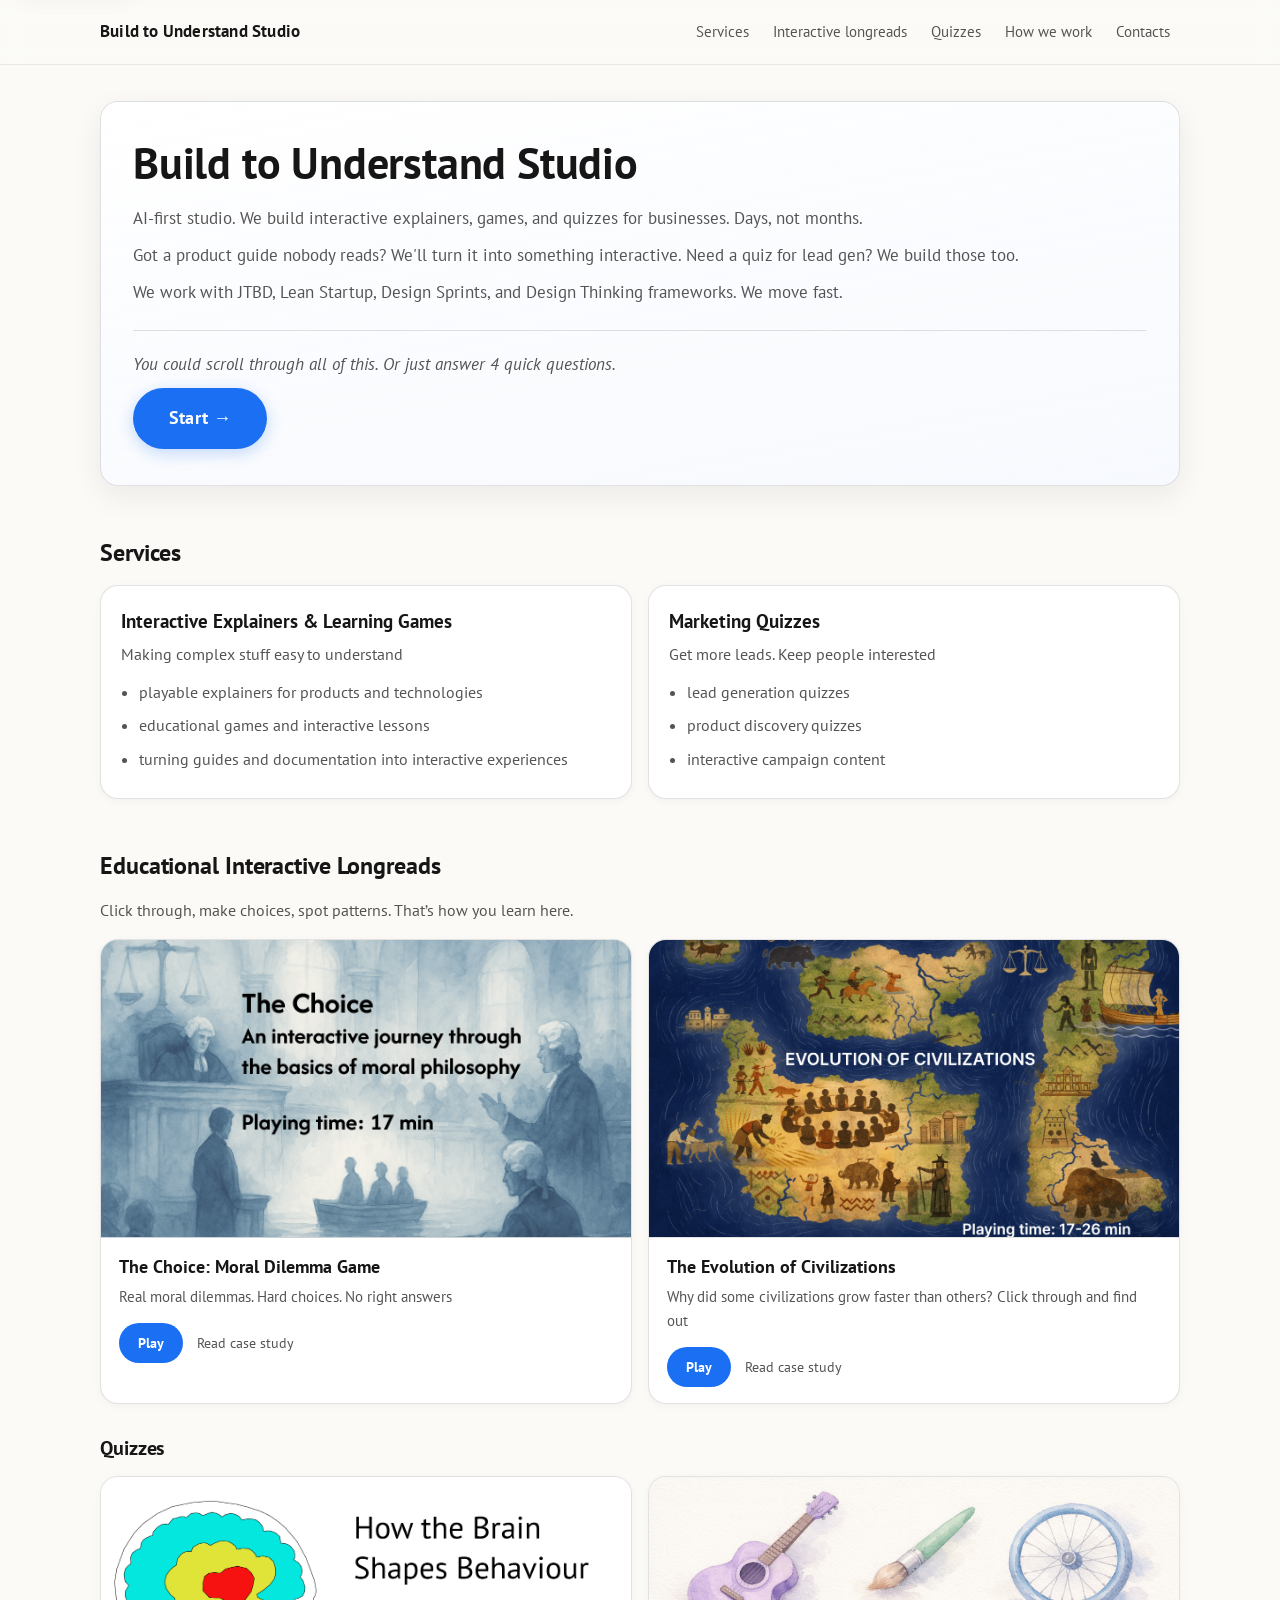
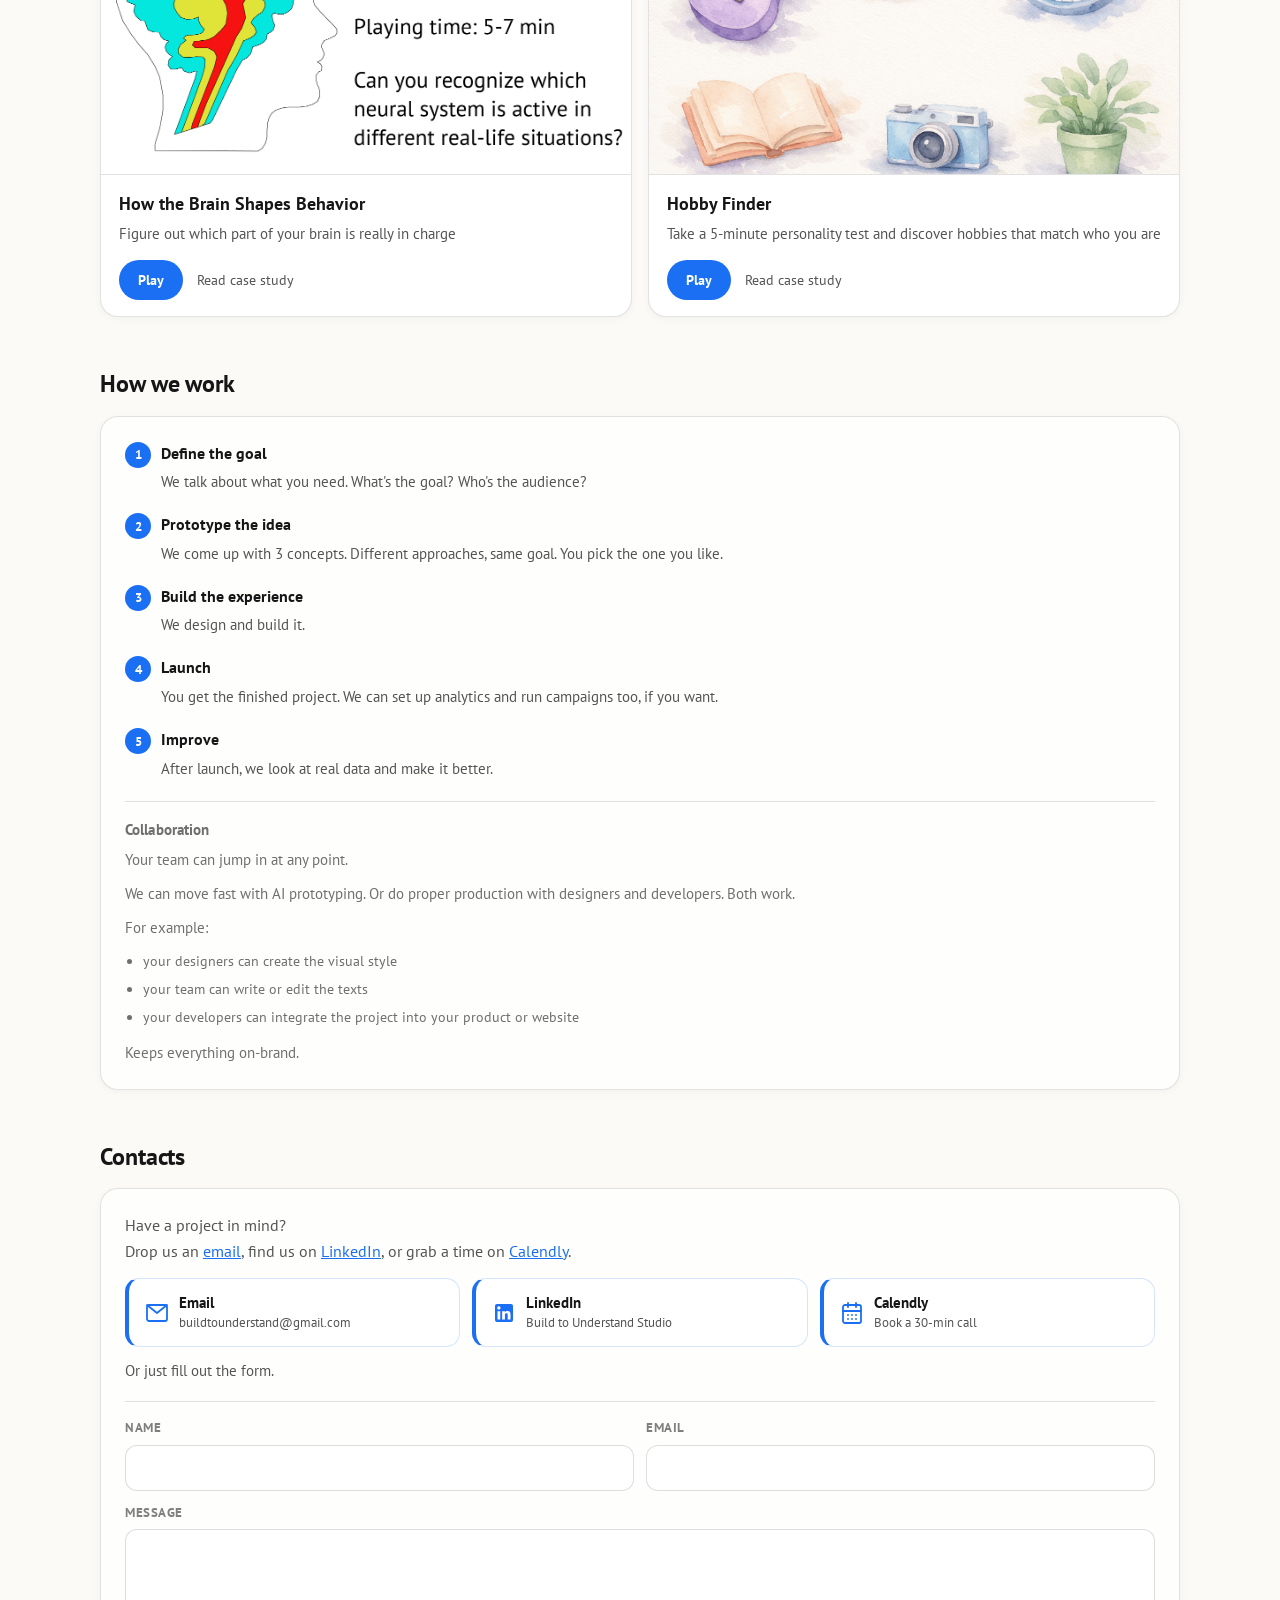
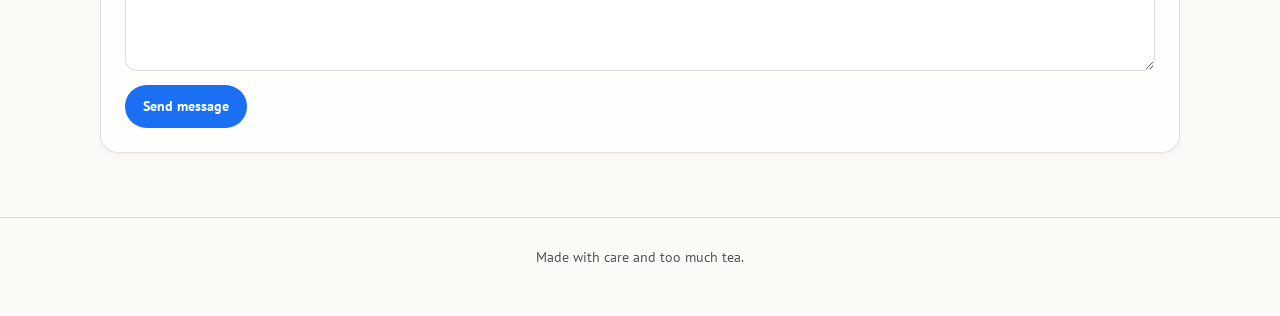
<file: index.html>
<!doctype html>
<html lang="en">
  <head>
    <meta charset="utf-8" />
    <meta name="viewport" content="width=device-width, initial-scale=1" />

    <!-- Google tag (gtag.js) -->
    <script async src="https://www.googletagmanager.com/gtag/js?id=G-73CSJKKL91"></script>
    <script>
      window.dataLayer = window.dataLayer || [];
      function gtag(){dataLayer.push(arguments);}
      gtag('js', new Date());
      gtag('config', 'G-73CSJKKL91');
    </script>
    <title>Interactive Explainers, Games & Quizzes</title>
    <meta name="description" content="AI-first studio. We build interactive explainers, games, and quizzes for businesses. Days, not months." />
    <meta name="keywords" content="interactive explainers, learning games, educational games, marketing quizzes, lead generation quiz, product explainer, interactive walkthrough, Design Sprints, JTBD, Lean Startup, interactive content agency" />

    <link rel="canonical" href="https://buildtounderstand.studio/" />

    <meta property="og:type" content="website" />
    <meta property="og:title" content="Interactive Learning Experiences" />
    <meta property="og:description" content="AI-first studio. We build interactive explainers, games, and quizzes for businesses. Days, not months." />
    <meta property="og:url" content="https://buildtounderstand.studio/" />
    <meta property="og:site_name" content="Build to Understand Studio" />
    <meta property="og:image" content="https://buildtounderstand.studio/assets/og-image.png" />
    <meta property="og:image:width" content="1200" />
    <meta property="og:image:height" content="630" />
    <meta property="og:locale" content="en_US" />

    <meta name="twitter:card" content="summary_large_image" />
    <meta name="twitter:title" content="Interactive Learning Experiences" />
    <meta name="twitter:description" content="AI-first studio. We build interactive explainers, games, and quizzes for businesses. Days, not months." />
    <meta name="twitter:image" content="https://buildtounderstand.studio/assets/og-image.png" />

    <link rel="preconnect" href="https://fonts.googleapis.com" />
    <link rel="preconnect" href="https://fonts.gstatic.com" crossorigin />
    <link href="https://fonts.googleapis.com/css2?family=PT+Sans:ital,wght@0,400;0,700;1,400;1,700&display=swap" rel="stylesheet" />
    <link rel="stylesheet" href="styles.css?v=7" />

    <script type="application/ld+json">
    {
      "@context": "https://schema.org",
      "@graph": [
        {
          "@type": "Organization",
          "name": "Build to Understand Studio",
          "url": "https://buildtounderstand.studio",
          "logo": "https://buildtounderstand.studio/assets/og-image.png",
          "founder": {
            "@type": "Person",
            "name": "Alex Shlykov",
            "url": "https://buildtounderstand.dev"
          },
          "contactPoint": {
            "@type": "ContactPoint",
            "email": "buildtounderstand@gmail.com",
            "contactType": "sales"
          },
          "sameAs": [
            "https://www.linkedin.com/in/aishlykov/",
            "https://buildtounderstand.dev"
          ]
        },
        {
          "@type": "WebSite",
          "name": "Build to Understand Studio",
          "url": "https://buildtounderstand.studio"
        },
        {
          "@type": "ProfessionalService",
          "name": "Build to Understand Studio",
          "description": "AI-first studio building interactive learning experiences, explainers, educational games, and marketing quizzes for businesses.",
          "url": "https://buildtounderstand.studio",
          "priceRange": "$$",
          "areaServed": "Worldwide",
          "serviceType": ["Interactive Explainers", "Educational Games", "Marketing Quizzes", "Lead Generation Quizzes", "Interactive Walkthroughs"],
          "knowsAbout": ["JTBD", "Lean Startup", "Design Sprints", "Design Thinking", "Interactive Content", "Gamification"]
        }
      ]
    }
    </script>
  </head>
  <body>
    <a class="skip-link" href="#content">Skip to content</a>

    <header class="site-header">
      <div class="wrap">
        <div class="topbar" aria-label="Site header">
          <a class="brand" href="./" aria-label="Home">
            <span class="name">Build to Understand Studio</span>
          </a>
          <button class="burger" id="burger" type="button" aria-label="Open menu" aria-expanded="false" aria-controls="nav">
            <span></span><span></span><span></span>
          </button>
          <nav class="nav" id="nav" aria-label="Primary">
            <a href="#services">Services</a>
            <a href="#longreads">Interactive longreads</a>
            <a href="#quizzes">Quizzes</a>
            <a href="#how-i-work">How we work</a>
            <a href="#contacts">Contacts</a>
          </nav>
        </div>
      </div>
    </header>

    <main id="content">
      <div class="wrap">
        <section class="hero" aria-label="About">
          <div class="hero-inner">
            <div class="hero-text">
              <h1>Build to Understand Studio</h1>
              <p>AI-first studio. We build interactive explainers, games, and quizzes for businesses. Days, not months.</p>
              <p>Got a product guide nobody reads? We'll turn it into something interactive. Need a quiz for lead gen? We build those too.</p>
              <p>We work with JTBD, Lean Startup, Design Sprints, and Design Thinking frameworks. We move fast.</p>
              <div class="quiz-cta-block">
                <p class="quiz-cta-label">You could scroll through all of this. Or just answer 4 quick questions.</p>
                <button class="quiz-trigger" id="quiz-open" type="button">Start &rarr;</button>
              </div>
            </div>
          </div>
        </section>

        <section id="services" aria-labelledby="services-title">
          <h2 class="section-title" id="services-title">Services</h2>
          <div class="grid" role="list" aria-label="Services list">
            <a class="card service-card" href="#longreads" role="listitem" aria-label="Go to Interactive Explainers & Learning Games">
              <div class="service-body">
                <h3>Interactive Explainers &amp; Learning Games</h3>
                <p>Making complex stuff easy to understand</p>
                <ul>
                  <li>playable explainers for products and technologies</li>
                  <li>educational games and interactive lessons</li>
                  <li>turning guides and documentation into interactive experiences</li>
                </ul>
              </div>
            </a>

            <a class="card service-card" href="#quizzes" role="listitem" aria-label="Go to Marketing Quizzes">
              <div class="service-body">
                <h3>Marketing Quizzes</h3>
                <p>Get more leads. Keep people interested</p>
                <ul>
                  <li>lead generation quizzes</li>
                  <li>product discovery quizzes</li>
                  <li>interactive campaign content</li>
                </ul>
              </div>
            </a>
          </div>
        </section>

        <section id="projects" aria-labelledby="longreads">
          <h2 class="section-title" id="longreads">Educational Interactive Longreads</h2>
          <p class="section-note">Click through, make choices, spot patterns. That’s how you learn here.</p>

          <div class="grid" role="list">
            <article class="card" role="listitem" aria-label="The Choice: Moral Dilemma Game">
              <a href="https://thechoice.quest/en" target="_blank" rel="noopener noreferrer" class="media" aria-label="Play The Choice: Moral Dilemma Game (beta)">
                <img src="assets/thechoice.png" alt="Preview image for The Choice: Moral Dilemma Game" loading="lazy" decoding="async" />
              </a>
              <div class="card-body">
                <h3>The Choice: Moral Dilemma Game</h3>
                <p>Real moral dilemmas. Hard choices. No right answers</p>
                <div class="links">
                  <a class="primary-link" href="https://thechoice.quest/en" target="_blank" rel="noopener noreferrer">Play</a>
                  <a class="secondary-link" href="cases/the-choice.html">Read case study</a>
                </div>
              </div>
            </article>

            <article class="card" role="listitem" aria-label="The Evolution of Civilizations">
              <a href="https://buildtounderstand.dev/theworld/" target="_blank" rel="noopener noreferrer" class="media" aria-label="Play The Evolution of Civilizations">
                <img src="assets/theworld.png" alt="Preview image for The Evolution of Civilizations" loading="lazy" decoding="async" />
              </a>
              <div class="card-body">
                <h3>The Evolution of Civilizations</h3>
                <p>Why did some civilizations grow faster than others? Click through and find out</p>
                <div class="links">
                  <a class="primary-link" href="https://buildtounderstand.dev/theworld/" target="_blank" rel="noopener noreferrer">Play</a>
                  <a class="secondary-link" href="cases/the-evolution-of-civilizations.html">Read case study</a>
                </div>
              </div>
            </article>
          </div>

          <h3 class="group-title" id="quizzes">Quizzes</h3>
          <div class="grid" role="list">
            <article class="card" role="listitem" aria-label="How the Brain Shapes Behavior">
              <a href="https://buildtounderstand.dev/thebrain/" target="_blank" rel="noopener noreferrer" class="media" aria-label="Play How the Brain Shapes Behavior">
                <img src="assets/thebrain.png" alt="Preview image for How the Brain Shapes Behavior" loading="lazy" decoding="async" />
              </a>
              <div class="card-body">
                <h3>How the Brain Shapes Behavior</h3>
                <p>Figure out which part of your brain is really in charge</p>
                <div class="links">
                  <a class="primary-link" href="https://buildtounderstand.dev/thebrain/" target="_blank" rel="noopener noreferrer">Play</a>
                  <a class="secondary-link" href="cases/how-the-brain-shapes-behavior.html">Read case study</a>
                </div>
              </div>
            </article>

            <article class="card" role="listitem" aria-label="Hobby Finder">
              <a href="https://thefennecbox.com/" target="_blank" rel="noopener noreferrer" class="media" aria-label="Play Hobby Finder">
                <img src="assets/hobby.png" alt="Preview image for Hobby Finder" loading="lazy" decoding="async" />
              </a>
              <div class="card-body">
                <h3>Hobby Finder</h3>
                <p>Take a 5-minute personality test and discover hobbies that match who you are</p>
                <div class="links">
                  <a class="primary-link" href="https://thefennecbox.com/" target="_blank" rel="noopener noreferrer">Play</a>
                  <a class="secondary-link" href="cases/hobby-finder.html">Read case study</a>
                </div>
              </div>
            </article>
          </div>
        </section>

        <section id="how-i-work" aria-labelledby="how-title">
          <h2 class="section-title" id="how-title">How we work</h2>
          <div class="panel">
            <ol class="work-steps">
              <li>
                <strong>Define the goal</strong>
                <p>We talk about what you need. What's the goal? Who's the audience?</p>
              </li>
              <li>
                <strong>Prototype the idea</strong>
                <p>We come up with 3 concepts. Different approaches, same goal. You pick the one you like.</p>
              </li>
              <li>
                <strong>Build the experience</strong>
                <p>We design and build it.</p>
              </li>
              <li>
                <strong>Launch</strong>
                <p>
                  You get the finished project. We can set up analytics and run campaigns too, if you want.
                </p>
              </li>
              <li>
                <strong>Improve</strong>
                <p>After launch, we look at real data and make it better.</p>
              </li>
            </ol>

            <aside class="collab-footnote" aria-label="Collaboration note">
              <h3 class="panel-title">Collaboration</h3>
              <p class="panel-note">Your team can jump in at any point.</p>
              <p class="panel-note">We can move fast with AI prototyping. Or do proper production with designers and developers. Both work.</p>
              <p class="panel-note">For example:</p>
              <ul class="work-collab">
                <li>your designers can create the visual style</li>
                <li>your team can write or edit the texts</li>
                <li>your developers can integrate the project into your product or website</li>
              </ul>
              <p class="panel-note" style="margin-bottom:0">Keeps everything on-brand.</p>
            </aside>
          </div>
        </section>

        <section id="contacts" aria-labelledby="contacts-title">
          <h2 class="section-title" id="contacts-title">Contacts</h2>
          <div class="panel">
            <p class="section-note" style="margin:0">
              Have a project in mind?
              <br />
              Drop us an <a href="mailto:buildtounderstand@gmail.com">email</a>, find us on <a href="https://www.linkedin.com/in/aishlykov/" target="_blank" rel="noopener noreferrer">LinkedIn</a>, or grab a time on <a href="https://calendly.com/buildtounderstand/30min" target="_blank" rel="noopener noreferrer">Calendly</a>.
            </p>
            <div class="contact-links" aria-label="Contact links">
              <a href="mailto:buildtounderstand@gmail.com">
                <svg class="contact-icon" width="24" height="24" viewBox="0 0 24 24" fill="none" stroke="currentColor" stroke-width="1.8" stroke-linecap="round" stroke-linejoin="round"><rect x="2" y="4" width="20" height="16" rx="2"/><path d="m2 4 10 8 10-8"/></svg>
                <span>Email<small>buildtounderstand@gmail.com</small></span>
              </a>
              <a
                href="https://www.linkedin.com/in/aishlykov/"
                target="_blank"
                rel="noopener noreferrer"
              >
                <svg class="contact-icon" width="24" height="24" viewBox="0 0 24 24" fill="currentColor"><path d="M19 3a2 2 0 0 1 2 2v14a2 2 0 0 1-2 2H5a2 2 0 0 1-2-2V5a2 2 0 0 1 2-2h14m-.5 15.5v-5.3a3.26 3.26 0 0 0-3.26-3.26c-.85 0-1.84.52-2.32 1.3v-1.11h-2.79v8.37h2.79v-4.93c0-.77.62-1.4 1.39-1.4a1.4 1.4 0 0 1 1.4 1.4v4.93h2.79M6.88 8.56a1.68 1.68 0 0 0 1.68-1.68c0-.93-.75-1.69-1.68-1.69a1.69 1.69 0 0 0-1.69 1.69c0 .93.76 1.68 1.69 1.68m1.39 9.94v-8.37H5.5v8.37h2.77z"/></svg>
                <span>LinkedIn<small>Build to Understand Studio</small></span>
              </a>
              <a
                href="https://calendly.com/buildtounderstand/30min"
                target="_blank"
                rel="noopener noreferrer"
              >
                <svg class="contact-icon" width="24" height="24" viewBox="0 0 24 24" fill="none" stroke="currentColor" stroke-width="1.8" stroke-linecap="round" stroke-linejoin="round"><rect x="3" y="4" width="18" height="18" rx="2"/><path d="M16 2v4M8 2v4M3 10h18M8 14h.01M12 14h.01M16 14h.01M8 18h.01M12 18h.01M16 18h.01"/></svg>
                <span>Calendly<small>Book a 30‑min call</small></span>
              </a>
            </div>

            <p class="panel-note" style="margin: 12px 0 0">
              Or just fill out the form.
            </p>

            <form
              class="contact-form"
              id="contact-form"
              action="https://formspree.io/f/mnjglpyz"
              method="POST"
              aria-label="Contact form"
            >
              <input type="hidden" name="_subject" value="New contact from buildtounderstand.studio" />
              <div class="contact-form-grid">
                <label class="field">
                  <span class="label">Name</span>
                  <input name="name" autocomplete="name" required />
                </label>
                <label class="field">
                  <span class="label">Email</span>
                  <input name="email" type="email" autocomplete="email" required />
                </label>
                <label class="field field-full">
                  <span class="label">Message</span>
                  <textarea name="message" rows="5" required></textarea>
                </label>
              </div>

              <div class="form-actions">
                <button class="cta cta-small" type="submit">Send message</button>
                <p class="form-status" id="contact-form-status" aria-live="polite"></p>
              </div>
            </form>
          </div>
        </section>

      </div>
    </main>

    <footer>
      <div class="wrap">
        <div aria-label="Footer note">Made with care and too much tea.</div>
      </div>
    </footer>

    <div class="quiz-overlay" id="quiz-overlay" aria-hidden="true">
      <div class="quiz-modal" role="dialog" aria-labelledby="quiz-heading">
        <button class="quiz-close" id="quiz-close" type="button" aria-label="Close quiz">&times;</button>
        <div class="quiz-progress"><div class="quiz-progress-bar" id="quiz-bar"></div></div>

        <div class="quiz-step" data-step="0">
          <p class="quiz-step-count">Step 1 of 4</p>
          <h2 id="quiz-heading">What are you trying to achieve?</h2>
          <div class="quiz-options">
            <button data-value="explainer">Explain a complex product simply</button>
            <button data-value="quiz">Generate leads or qualify users</button>
            <button data-value="game">Teach something in an engaging way</button>
            <button data-value="unsure">Not sure yet, help me figure it out</button>
          </div>
        </div>

        <div class="quiz-step" data-step="1" hidden>
          <p class="quiz-step-count">Step 2 of 4</p>
          <h2>How far along are you?</h2>
          <div class="quiz-options">
            <button data-value="existing">We already have content</button>
            <button data-value="idea">We have an idea</button>
            <button data-value="scratch">Starting from scratch</button>
            <button data-value="data">We have data or research</button>
          </div>
        </div>

        <div class="quiz-step" data-step="2" hidden>
          <p class="quiz-step-count">Step 3 of 4</p>
          <h2>Who is this for?</h2>
          <div class="quiz-options">
            <button data-value="b2b">People visiting our website</button>
            <button data-value="b2c">A broad audience</button>
            <button data-value="edu">Students or learners</button>
            <button data-value="internal">Our internal team</button>
          </div>
        </div>

        <div class="quiz-step" data-step="3" hidden>
          <p class="quiz-step-count">Step 4 of 4</p>
          <h2>What matters most right now?</h2>
          <div class="quiz-options">
            <button data-value="speed">Launch fast</button>
            <button data-value="quality">Make it look amazing</button>
            <button data-value="engagement">Keep people engaged</button>
            <button data-value="conversions">Drive conversions</button>
          </div>
        </div>

        <div class="quiz-step quiz-result" data-step="result" hidden>
          <div class="quiz-result-icon" aria-hidden="true">&#10003;</div>
          <h2 id="quiz-result-title"></h2>
          <p id="quiz-result-text"></p>
          <p class="quiz-result-hook">See the difference? You just experienced it.</p>
          <a class="cta" id="quiz-result-cta" href="#">See examples &rarr;</a>

          <div class="quiz-email-block">
            <p class="quiz-email-label">Want us to reach out? Leave your email.</p>
            <form class="quiz-email-form" id="quiz-email-form" action="https://formspree.io/f/mnjglpyz" method="POST">
              <input type="hidden" name="_subject" value="New quiz lead from buildtounderstand.studio" />
              <input type="hidden" name="name" value="Quiz visitor" />
              <input type="hidden" name="message" value="[quiz lead]" />
              <div class="quiz-email-row">
                <input type="email" name="email" placeholder="your@email.com" required />
                <button type="submit">Send</button>
              </div>
            </form>
            <p class="quiz-email-status" id="quiz-email-status" aria-live="polite"></p>
          </div>
        </div>
      </div>
    </div>

    <script src="script.js?v=6" defer></script>
  </body>
</html>
</file>
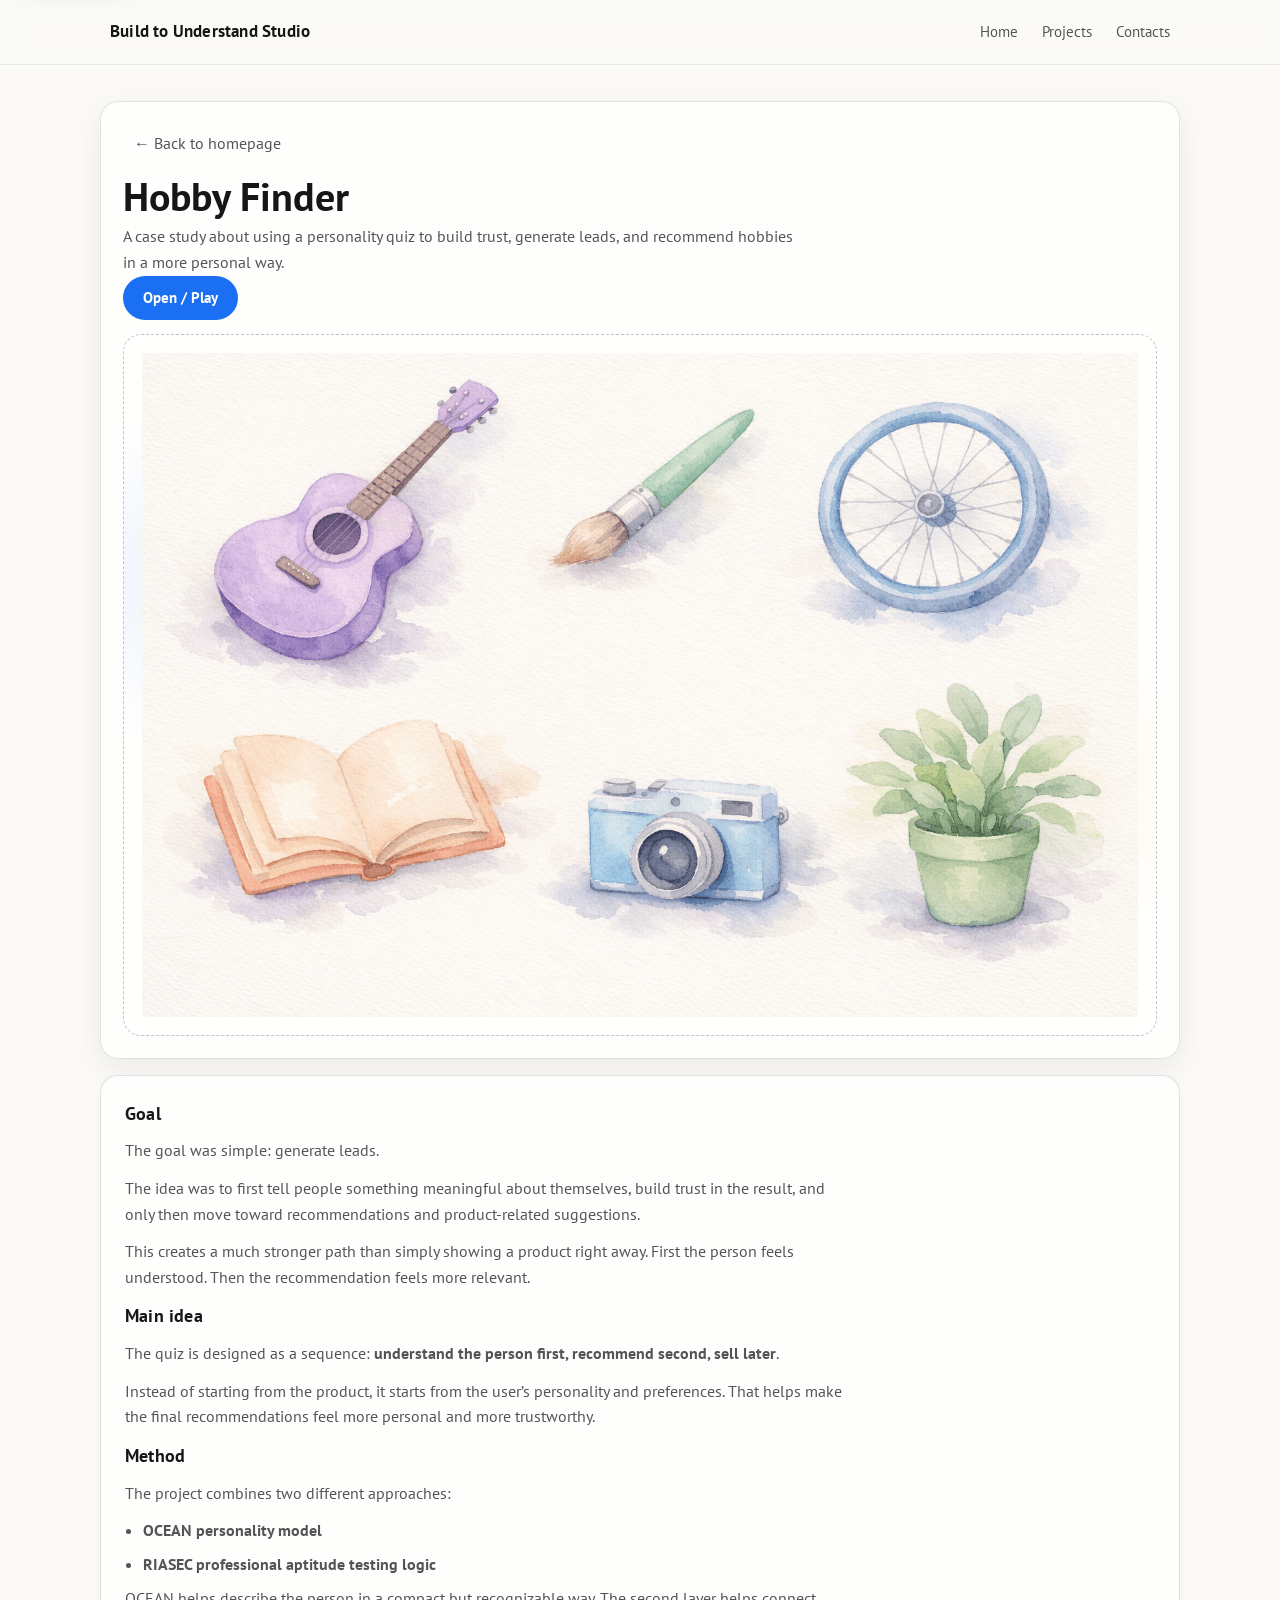
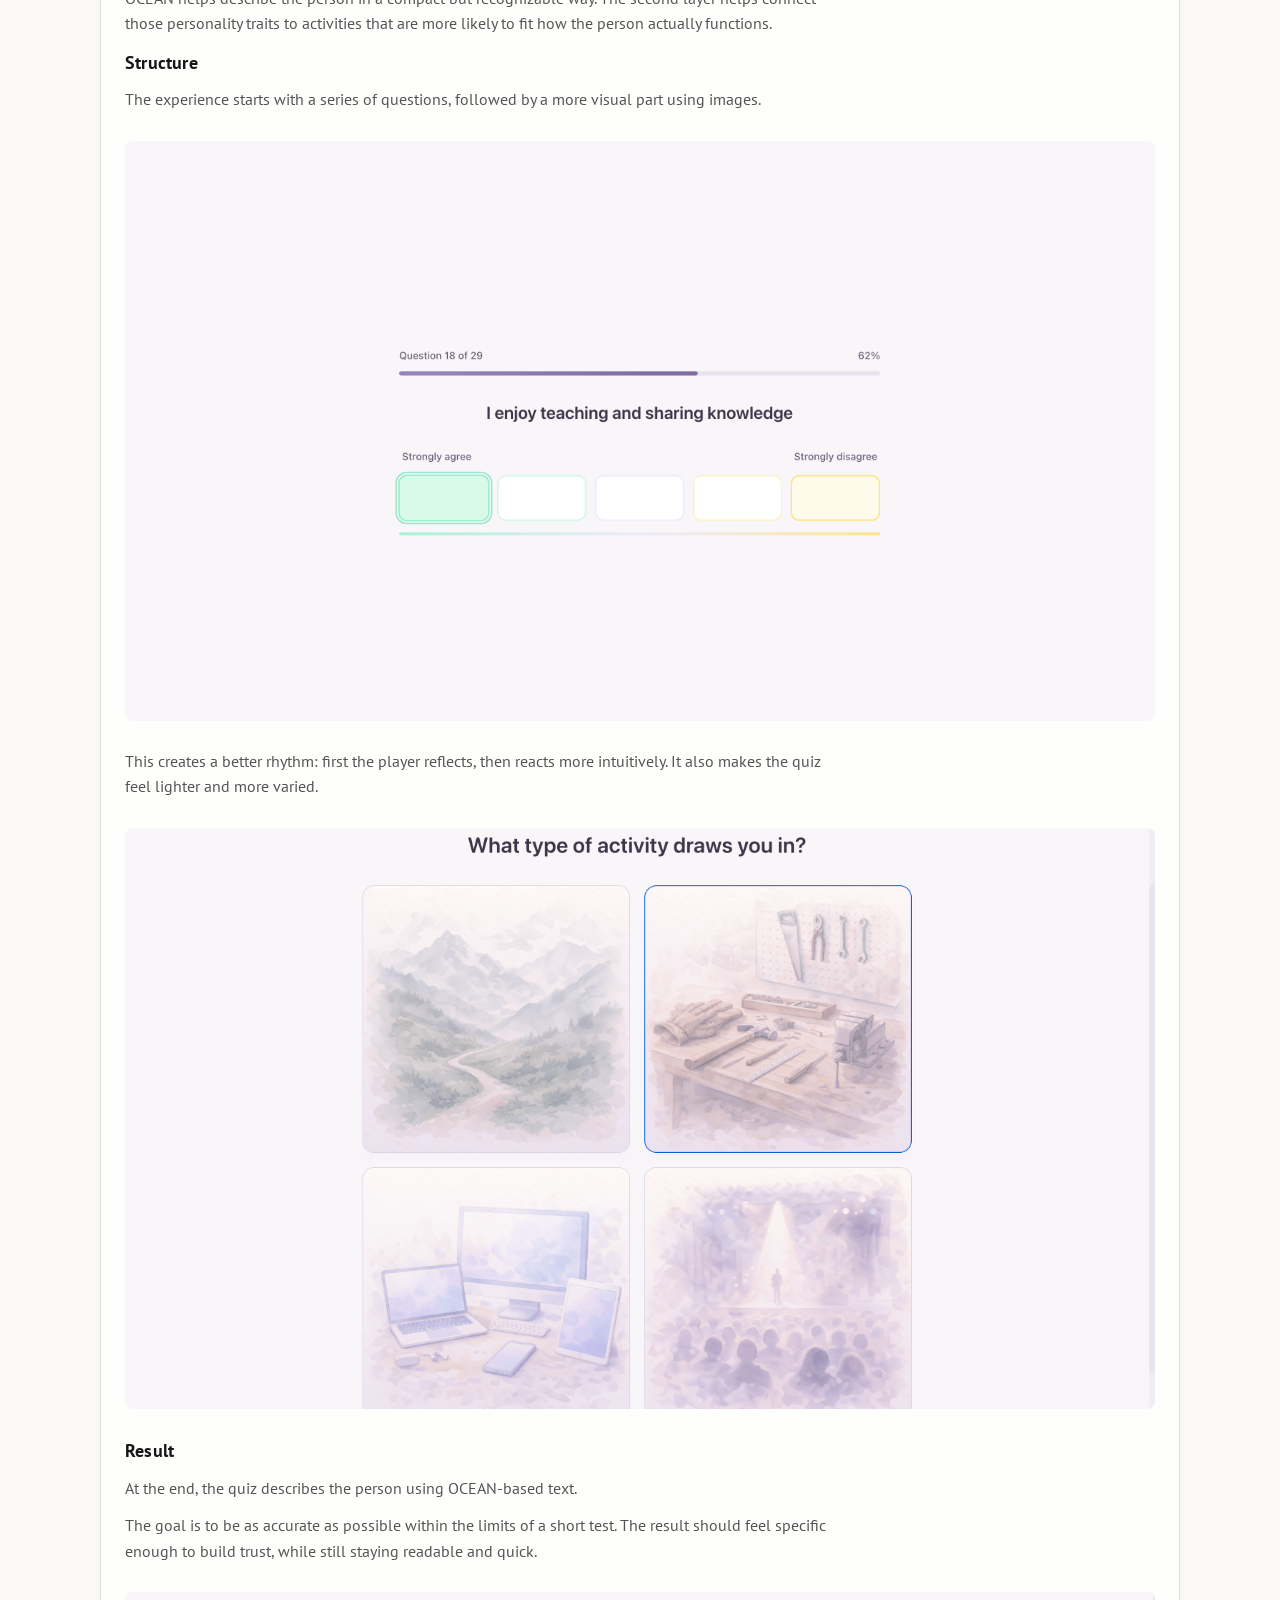
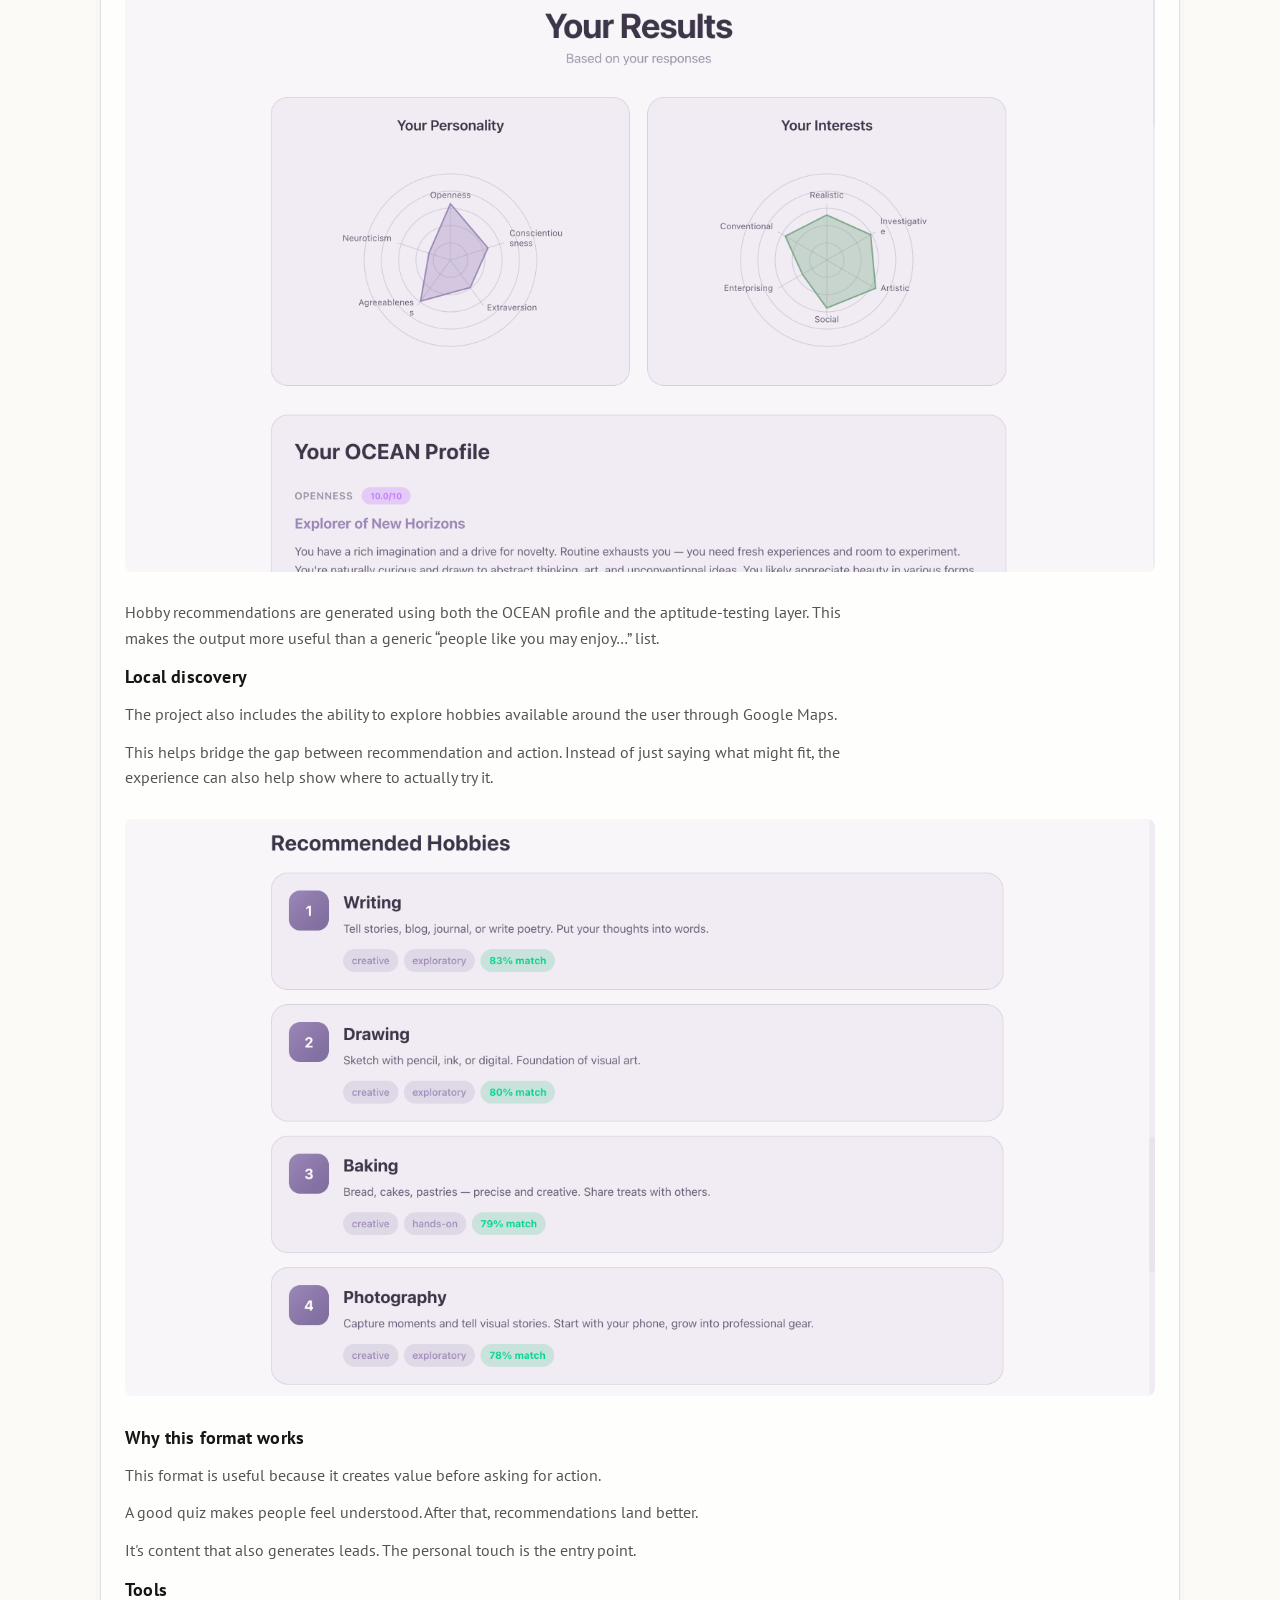
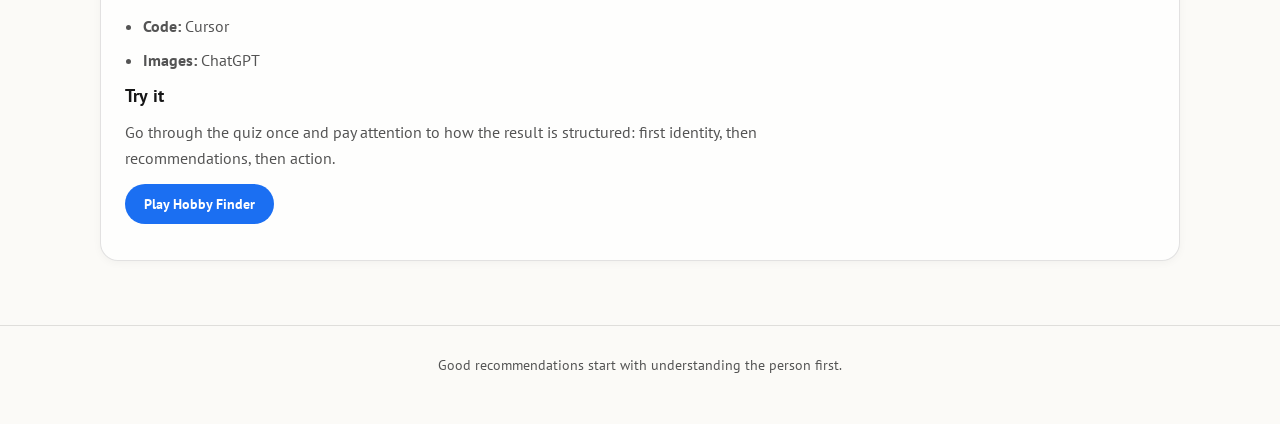
<file: cases/hobby-finder.html>
<!doctype html>
<html lang="en">
  <head>
    <meta charset="utf-8" />
    <meta name="viewport" content="width=device-width, initial-scale=1" />
    <meta
      name="description"
      content="Case study: Hobby Finder. A personality quiz that generates leads through personalized recommendations."
    />
    <link rel="canonical" href="https://buildtounderstand.studio/cases/hobby-finder.html" />
    <meta property="og:type" content="article" />
    <meta property="og:title" content="Hobby Finder | Build to Understand Studio" />
    <meta property="og:description" content="Case study: Hobby Finder. A personality quiz that generates leads through personalized recommendations." />
    <meta property="og:url" content="https://buildtounderstand.studio/cases/hobby-finder.html" />
    <meta property="og:site_name" content="Build to Understand Studio" />
    <meta property="og:image" content="https://buildtounderstand.studio/assets/hobby.png" />
    <meta name="twitter:card" content="summary_large_image" />
    <meta name="twitter:title" content="Hobby Finder | Build to Understand Studio" />
    <meta name="twitter:description" content="Case study: Hobby Finder. A personality quiz that generates leads through personalized recommendations." />
    <meta name="twitter:image" content="https://buildtounderstand.studio/assets/hobby.png" />
    <title>Case study: Hobby Finder</title>
    <link rel="preconnect" href="https://fonts.googleapis.com" />
    <link rel="preconnect" href="https://fonts.gstatic.com" crossorigin />
    <link href="https://fonts.googleapis.com/css2?family=PT+Sans:ital,wght@0,400;0,700;1,400;1,700&display=swap" rel="stylesheet" />
    <link rel="stylesheet" href="../styles.css" />
  </head>
  <body>
    <a class="skip-link" href="#content">Skip to content</a>

    <header class="site-header">
      <div class="wrap">
        <div class="topbar" aria-label="Site header">
          <a class="brand" href="../" aria-label="Home">
            <span class="dot" aria-hidden="true"></span>
            <span class="name">Build to Understand Studio</span>
          </a>
          <nav class="nav" aria-label="Primary">
            <a href="../">Home</a>
            <a href="../#projects">Projects</a>
            <a href="../#contacts">Contacts</a>
          </nav>
        </div>
      </div>
    </header>

    <main id="content">
      <div class="wrap">
        <section class="case-hero" aria-label="Case study hero">
          <a class="breadcrumb" href="../">← Back to homepage</a>
          <h1>Hobby Finder</h1>
          <p class="subtitle">
            A case study about using a personality quiz to build trust, generate
            leads, and recommend hobbies in a more personal way.
          </p>
          <a
            class="cta"
            href="https://thefennecbox.com/"
            target="_blank"
            rel="noopener noreferrer"
            >Open / Play</a
>

          <div class="case-placeholder" aria-label="Project image">
            <img
              src="../assets/hobby.png"
              alt="Preview image for Hobby Finder"
              loading="lazy"
              decoding="async"
            />
          </div>
        </section>

        <section class="case-body panel" aria-label="Case study content">
          <h2>Goal</h2>
          <p>
            The goal was simple: generate leads.
          </p>
          <p>
            The idea was to first tell people something meaningful about
            themselves, build trust in the result, and only then move toward
            recommendations and product-related suggestions.
          </p>
          <p>
            This creates a much stronger path than simply showing a product right
            away. First the person feels understood. Then the recommendation
            feels more relevant.
          </p>

          <h2>Main idea</h2>
          <p>
            The quiz is designed as a sequence:
            <strong>understand the person first, recommend second, sell later</strong>.
          </p>
          <p>
            Instead of starting from the product, it starts from the user’s
            personality and preferences. That helps make the final recommendations
            feel more personal and more trustworthy.
          </p>

          <h2>Method</h2>
          <p>
            The project combines two different approaches:
          </p>
          <ul>
            <li><strong>OCEAN personality model</strong></li>
            <li><strong>RIASEC professional aptitude testing logic</strong></li>
          </ul>
          <p>
            OCEAN helps describe the person in a compact but recognizable way.
            The second layer helps connect those personality traits to activities
            that are more likely to fit how the person actually functions.
          </p>

          <h2>Structure</h2>
          <p>
            The experience starts with a series of questions, followed by a more
            visual part using images.
          </p>
          <figure class="case-image">
            <img src="../assets/hobby2.png" loading="lazy" />
          </figure>
          <p>
            This creates a better rhythm: first the player reflects, then reacts
            more intuitively. It also makes the quiz feel lighter and more varied.
          </p>
          <figure class="case-image">
            <img src="../assets/hobby3.png" loading="lazy" />
          </figure>
          <h2>Result</h2>
          <p>
            At the end, the quiz describes the person using OCEAN-based text.
          </p>
          <p>
            The goal is to be as accurate as possible within the limits of a
            short test. The result should feel specific enough to build trust,
            while still staying readable and quick.
          </p>
          <figure class="case-image">
            <img src="../assets/hobby4.png" loading="lazy" />
          </figure>
          <p>
            Hobby recommendations are generated using both the OCEAN profile and
            the aptitude-testing layer. This makes the output more useful than a
            generic “people like you may enjoy…” list.
          </p>

          <h2>Local discovery</h2>
          <p>
            The project also includes the ability to explore hobbies available
            around the user through Google Maps.
          </p>
          <p>
            This helps bridge the gap between recommendation and action. Instead
            of just saying what might fit, the experience can also help show
            where to actually try it.
          </p>
          <figure class="case-image">
            <img src="../assets/hobby5.png" loading="lazy" />
          </figure>
          <h2>Why this format works</h2>
          <p>
            This format is useful because it creates value before asking for
            action.
          </p>
          <p>
            A good quiz makes people feel understood. After that, recommendations land better.
          </p>
          <p>
            It's content that also generates leads. The personal touch is the entry point.
          </p>

          <h2>Tools</h2>
          <ul>
            <li><strong>Code:</strong> Cursor</li>
            <li><strong>Images:</strong> ChatGPT</li>
          </ul>

          <h2>Try it</h2>
          <p>
            Go through the quiz once and pay attention to how the result is
            structured: first identity, then recommendations, then action.
          </p>
          <p>
            <a
              class="primary-link"
              href="https://thefennecbox.com/"
              target="_blank"
              rel="noopener noreferrer"
              >Play Hobby Finder</a
            >
          </p>
        </section>
      </div>
    </main>

    <footer>
      <div class="wrap">
        <div aria-label="Footer note">
          Good recommendations start with understanding the person first.
        </div>
      </div>
    </footer>

    <script src="../script.js" defer></script>
  </body>
</html>
</file>
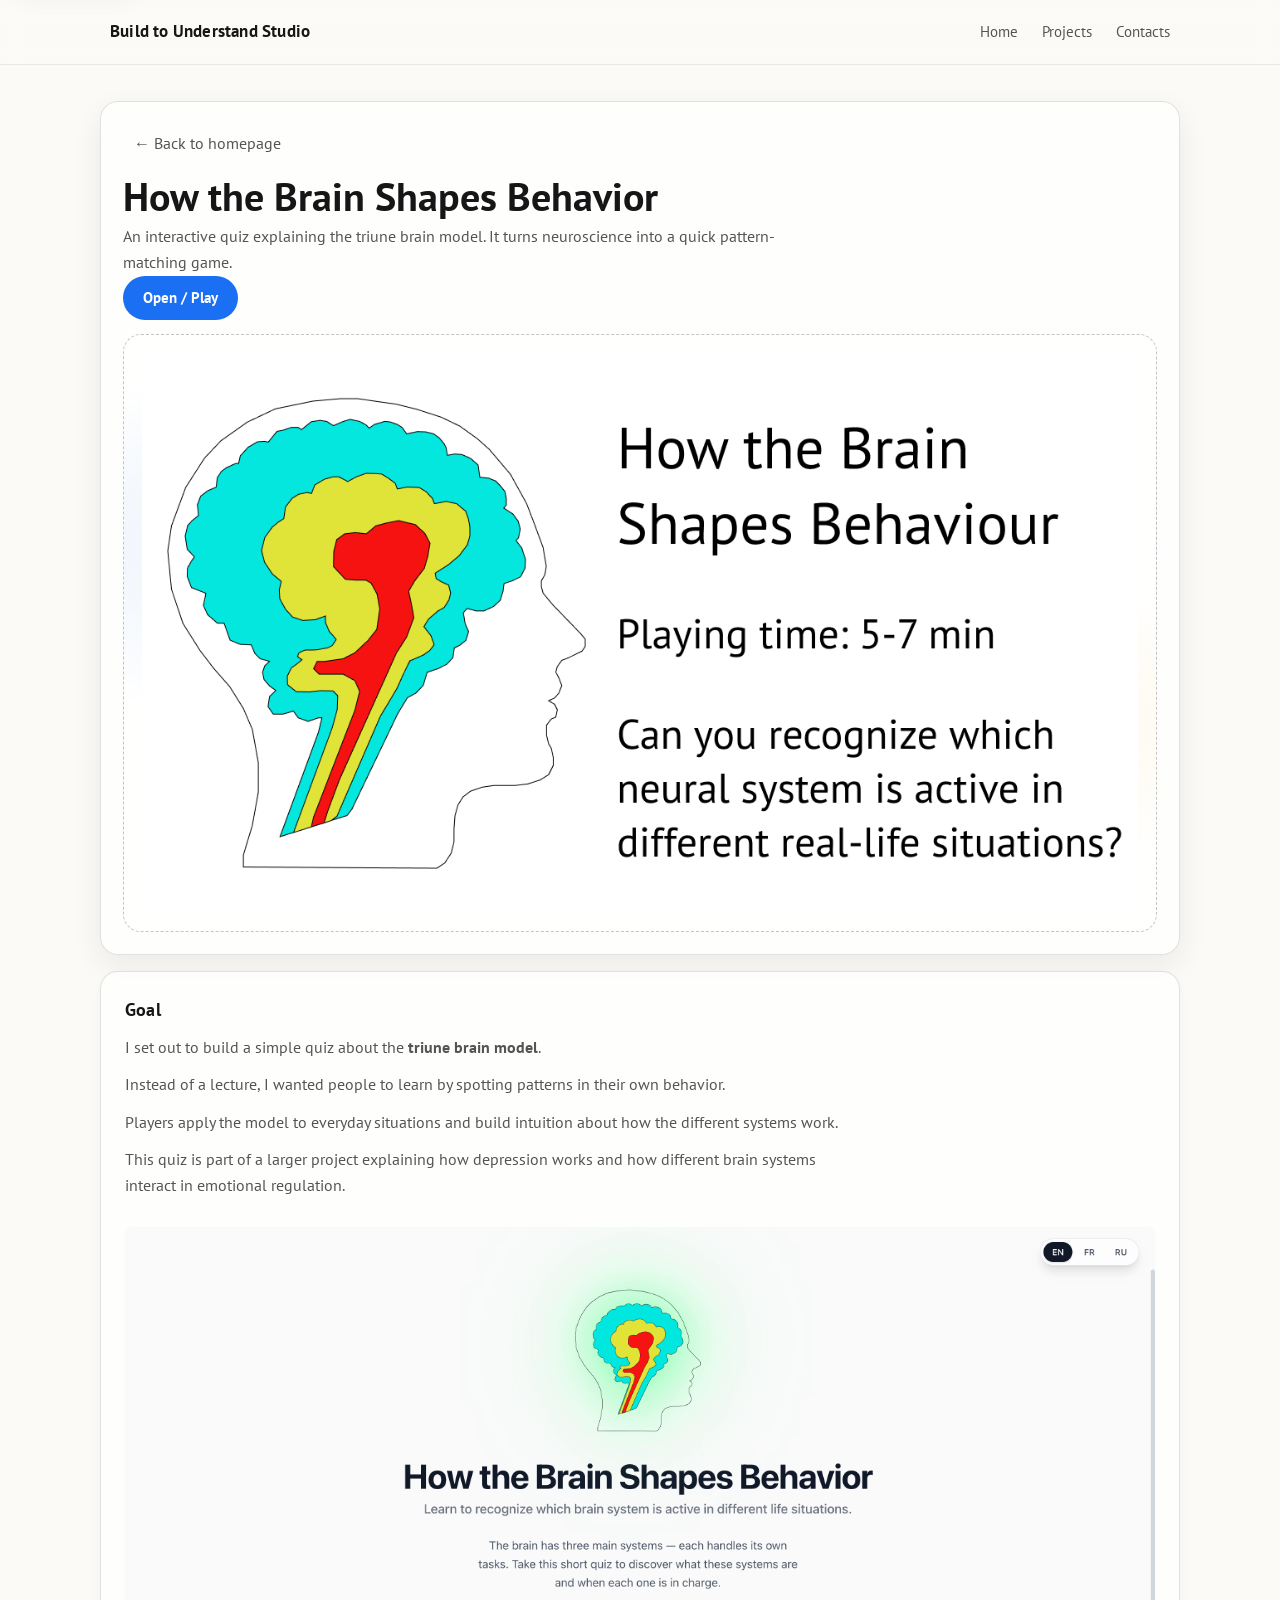
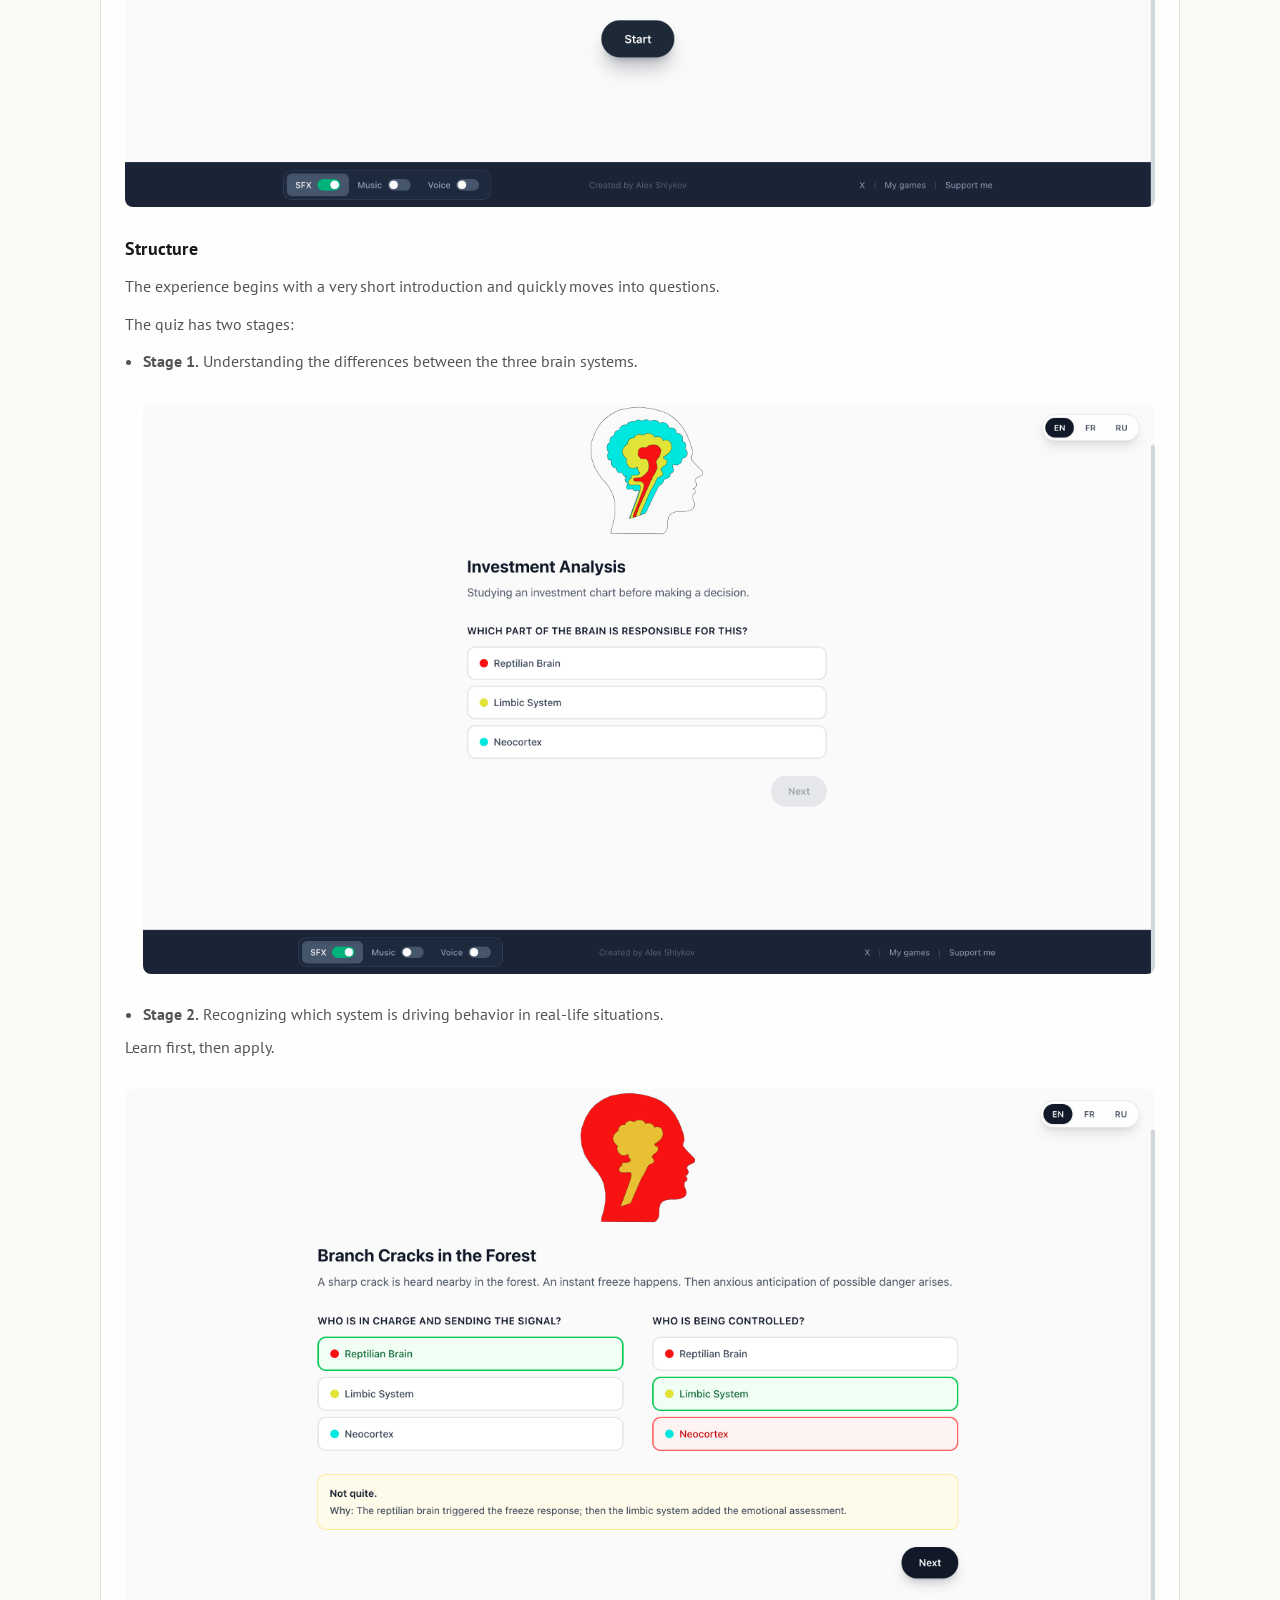
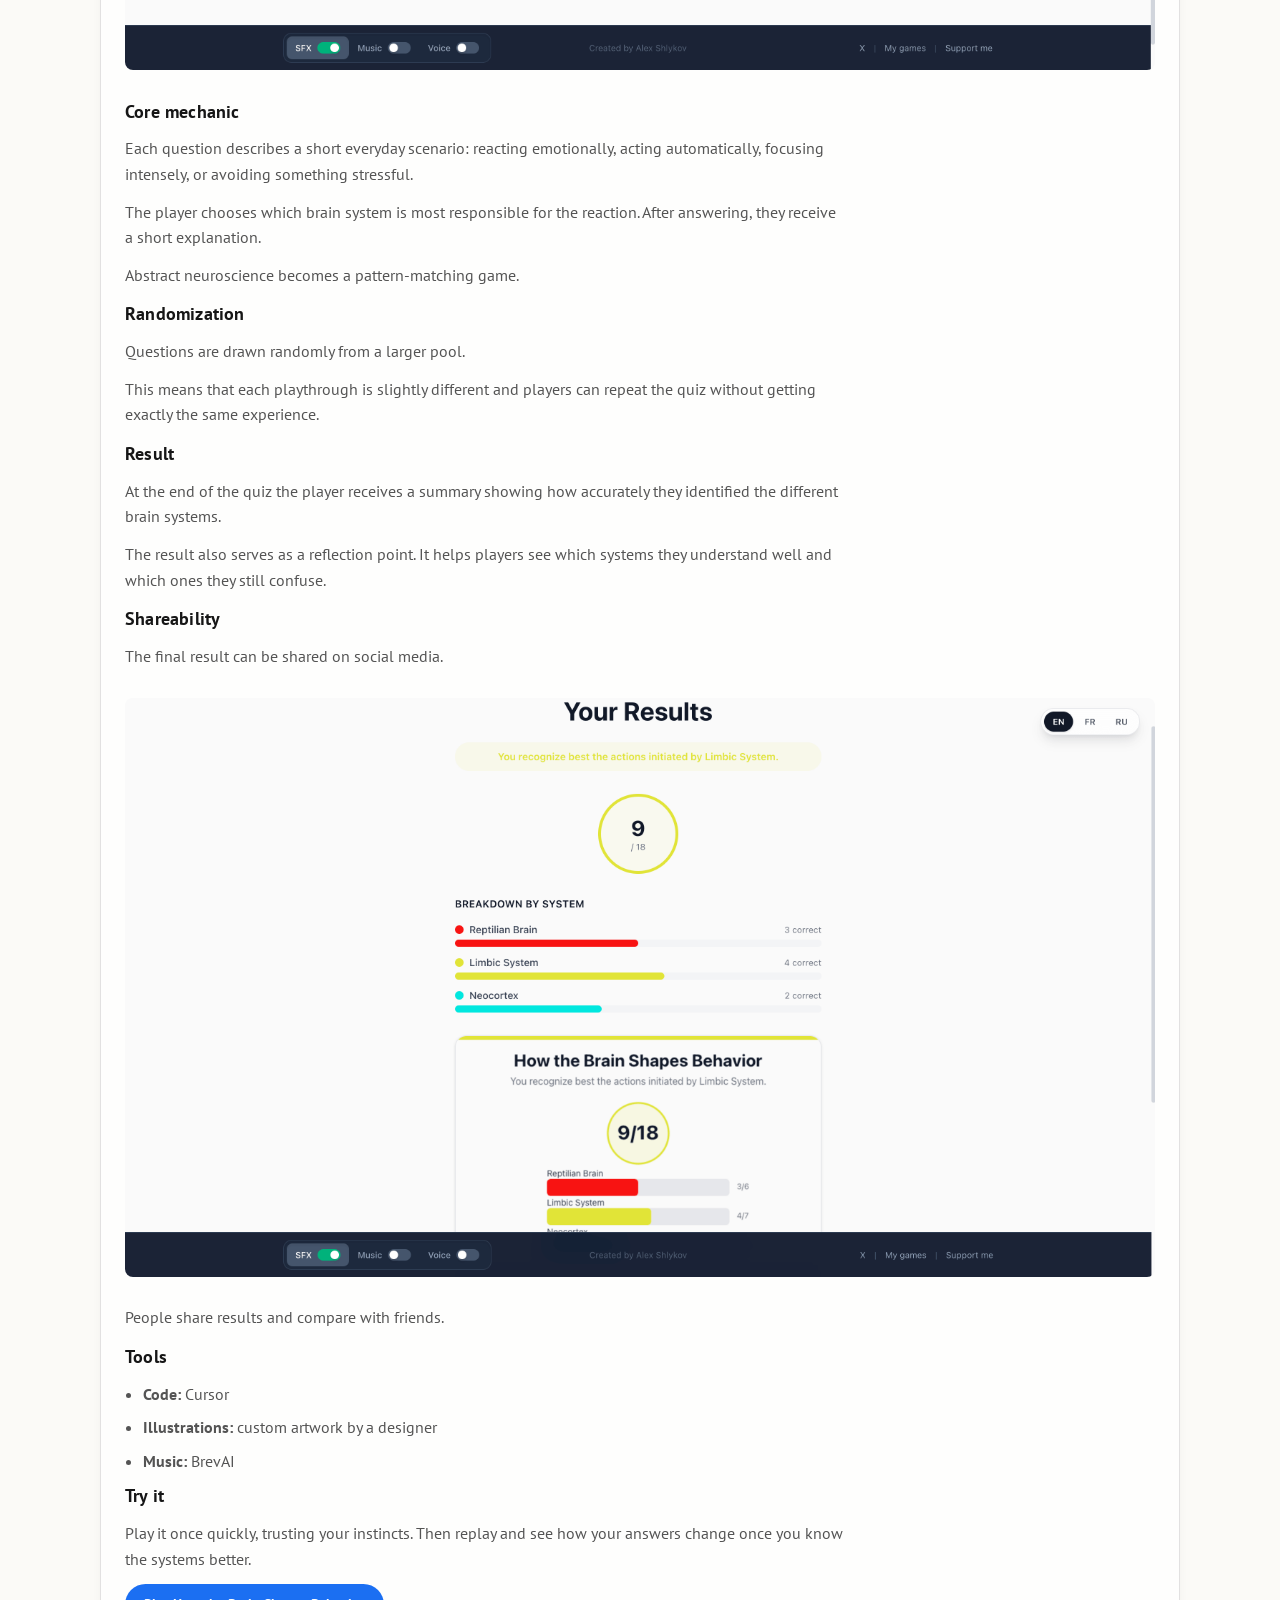
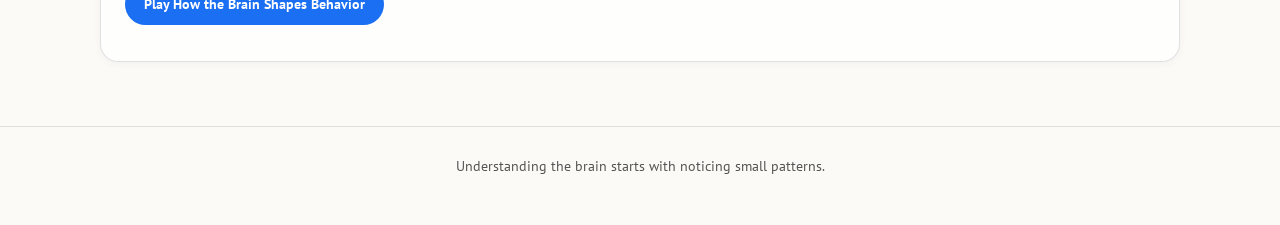
<file: cases/how-the-brain-shapes-behavior.html>
<!doctype html>
<html lang="en">
<head>
<meta charset="utf-8" />
<meta name="viewport" content="width=device-width, initial-scale=1" />
<meta name="description" content="Case study: How the Brain Shapes Behavior. An interactive quiz about the triune brain model." />
<link rel="canonical" href="https://buildtounderstand.studio/cases/how-the-brain-shapes-behavior.html" />
<meta property="og:type" content="article" />
<meta property="og:title" content="How the Brain Shapes Behavior | Build to Understand Studio" />
<meta property="og:description" content="Case study: How the Brain Shapes Behavior. An interactive quiz about the triune brain model." />
<meta property="og:url" content="https://buildtounderstand.studio/cases/how-the-brain-shapes-behavior.html" />
<meta property="og:site_name" content="Build to Understand Studio" />
<meta property="og:image" content="https://buildtounderstand.studio/assets/thebrain.png" />
<meta name="twitter:card" content="summary_large_image" />
<meta name="twitter:title" content="How the Brain Shapes Behavior | Build to Understand Studio" />
<meta name="twitter:description" content="Case study: How the Brain Shapes Behavior. An interactive quiz about the triune brain model." />
<meta name="twitter:image" content="https://buildtounderstand.studio/assets/thebrain.png" />
<title>Case study: How the Brain Shapes Behavior</title>
<link rel="preconnect" href="https://fonts.googleapis.com" />
<link rel="preconnect" href="https://fonts.gstatic.com" crossorigin />
<link href="https://fonts.googleapis.com/css2?family=PT+Sans:ital,wght@0,400;0,700;1,400;1,700&display=swap" rel="stylesheet" />
<link rel="stylesheet" href="../styles.css" />
</head>

<body>

<a class="skip-link" href="#content">Skip to content</a>

<header class="site-header">
<div class="wrap">
<div class="topbar" aria-label="Site header">

<a class="brand" href="../" aria-label="Home">
<span class="dot" aria-hidden="true"></span>
<span class="name">Build to Understand Studio</span>
</a>

<nav class="nav" aria-label="Primary">
<a href="../">Home</a>
<a href="../#projects">Projects</a>
<a href="../#contacts">Contacts</a>
</nav>

</div>
</div>
</header>

<main id="content">

<div class="wrap">

<section class="case-hero" aria-label="Case study hero">

<a class="breadcrumb" href="../">← Back to homepage</a>

<h1>How the Brain Shapes Behavior</h1>

<p class="subtitle">
An interactive quiz explaining the triune brain model. It turns neuroscience into a quick pattern-matching game.
</p>

<a class="cta"
href="https://buildtounderstand.dev/thebrain/"
target="_blank"
rel="noopener noreferrer">
Open / Play
</a>

<div class="case-placeholder" aria-label="Project image">
<img src="../assets/thebrain.png"
alt="Preview image for How the Brain Shapes Behavior"
loading="lazy"
decoding="async" />
</div>

</section>

<section class="case-body panel" aria-label="Case study content">

<h2>Goal</h2>

<p>
I set out to build a simple quiz about the
<strong>triune brain model</strong>.
</p>

<p>
Instead of a lecture, I wanted people to learn by spotting patterns in their own behavior.
</p>

<p>
Players apply the model to everyday situations and build intuition about how the different systems work.
</p>

<p>
This quiz is part of a larger project explaining how depression works and how
different brain systems interact in emotional regulation.
</p>

<figure class="case-image">
<img src="../assets/thebrain1.png" loading="lazy" />
</figure>

<h2>Structure</h2>

<p>
The experience begins with a very short introduction and quickly moves into questions.
</p>

<p>
The quiz has two stages:
</p>

<ul>
<li><strong>Stage 1.</strong> Understanding the differences between the three brain systems.</li>
<figure class="case-image">
<img src="../assets/thebrain2.png" loading="lazy" />
</figure>

<li><strong>Stage 2.</strong> Recognizing which system is driving behavior in real-life situations.</li>
</ul>

<p>
Learn first, then apply.
</p>

<figure class="case-image">
    <img src="../assets/thebrain5.png" loading="lazy" />
    </figure>

<h2>Core mechanic</h2>

<p>
Each question describes a short everyday scenario: reacting emotionally,
acting automatically, focusing intensely, or avoiding something stressful.
</p>

<p>
The player chooses which brain system is most responsible for the reaction.
After answering, they receive a short explanation.
</p>

<p>
Abstract neuroscience becomes a pattern-matching game.
</p>

<h2>Randomization</h2>

<p>
Questions are drawn randomly from a larger pool.
</p>

<p>
This means that each playthrough is slightly different and players can repeat
the quiz without getting exactly the same experience.
</p>

<h2>Result</h2>

<p>
At the end of the quiz the player receives a summary showing how accurately
they identified the different brain systems.
</p>



<p>
The result also serves as a reflection point. It helps players see which
systems they understand well and which ones they still confuse.
</p>

<h2>Shareability</h2>

<p>
The final result can be shared on social media.
</p>

<figure class="case-image">
<img src="../assets/thebrain6.png" loading="lazy" />
</figure>
<p>
People share results and compare with friends.
</p>

<h2>Tools</h2>

<ul>
<li><strong>Code:</strong> Cursor</li>
<li><strong>Illustrations:</strong> custom artwork by a designer</li>
<li><strong>Music:</strong> BrevAI</li>
</ul>

<h2>Try it</h2>

<p>
Play it once quickly, trusting your instincts. Then replay and see how your
answers change once you know the systems better.
</p>

<p>
<a class="primary-link"
href="https://buildtounderstand.dev/thebrain/"
target="_blank"
rel="noopener noreferrer">
Play How the Brain Shapes Behavior
</a>
</p>

</section>

</div>

</main>

<footer>
<div class="wrap">
<div aria-label="Footer note">
Understanding the brain starts with noticing small patterns.
</div>
</div>
</footer>

<script src="../script.js" defer></script>

</body>
</html>
</file>
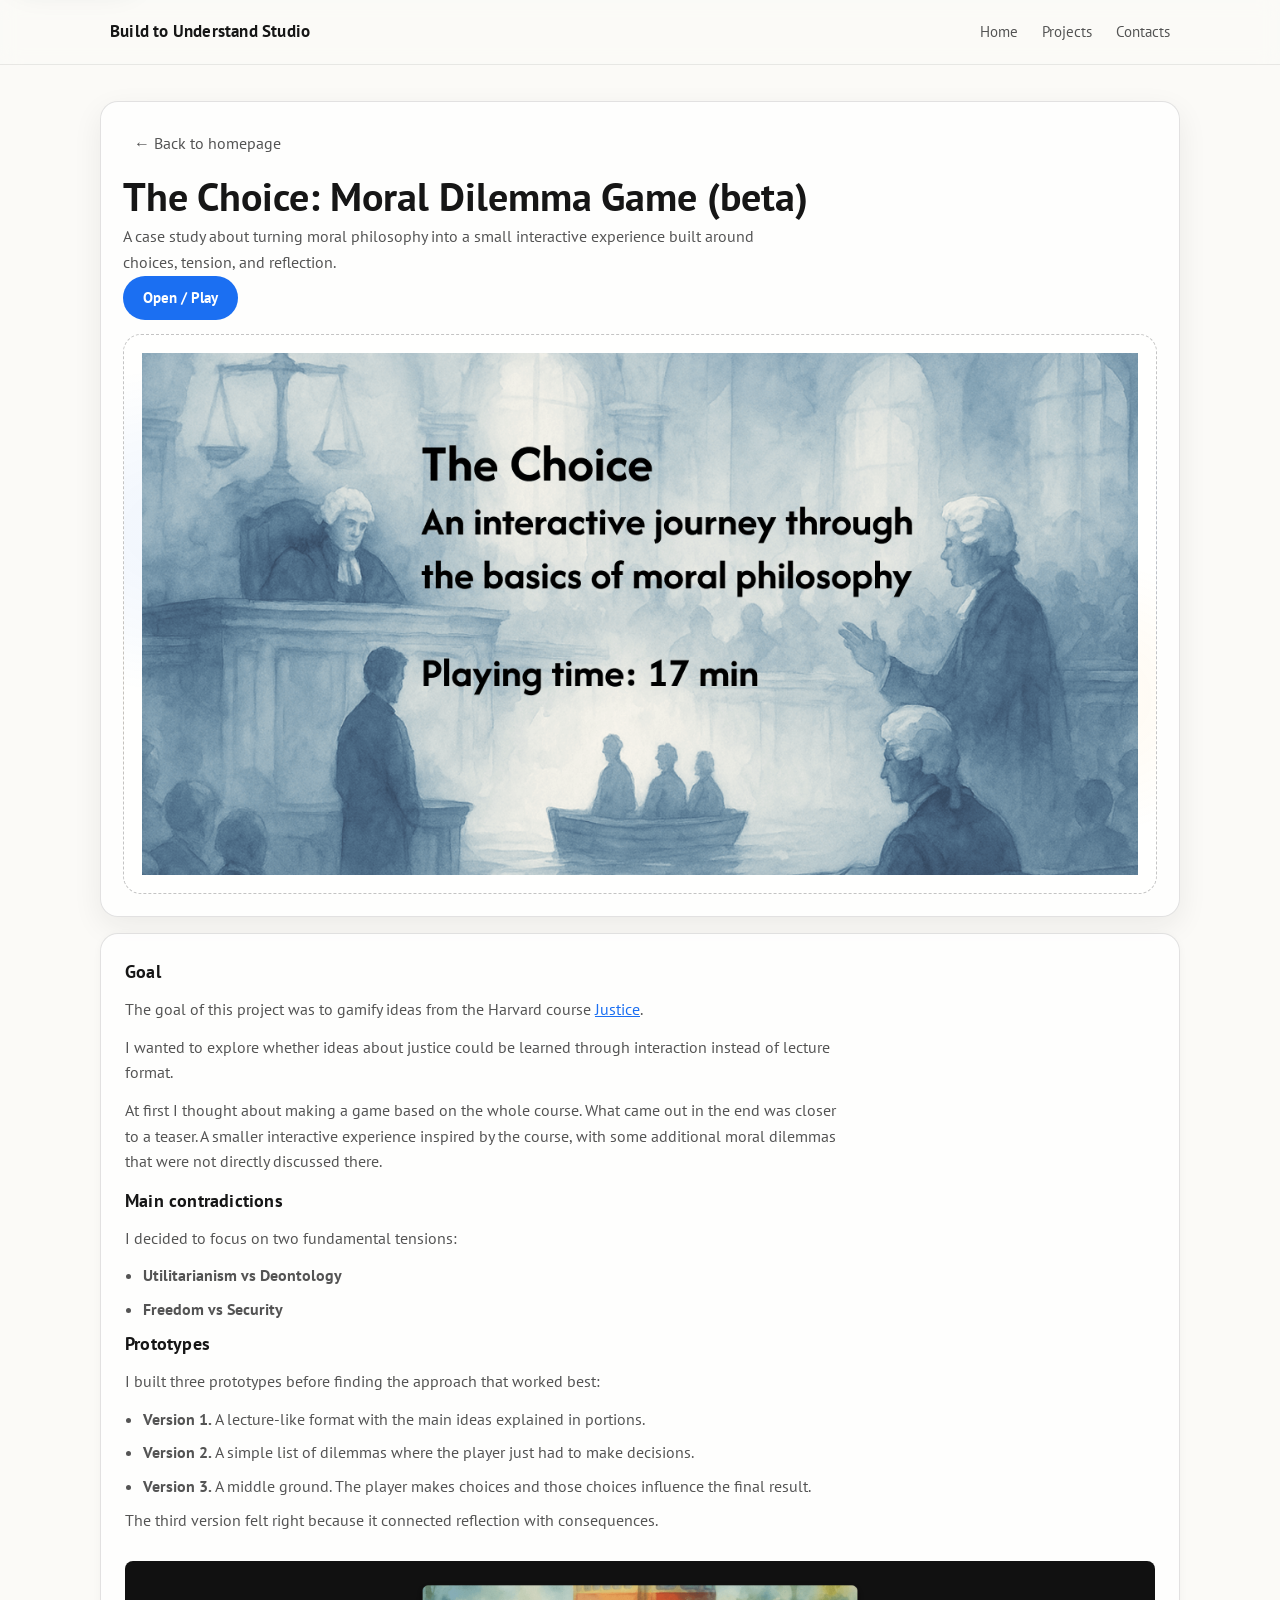
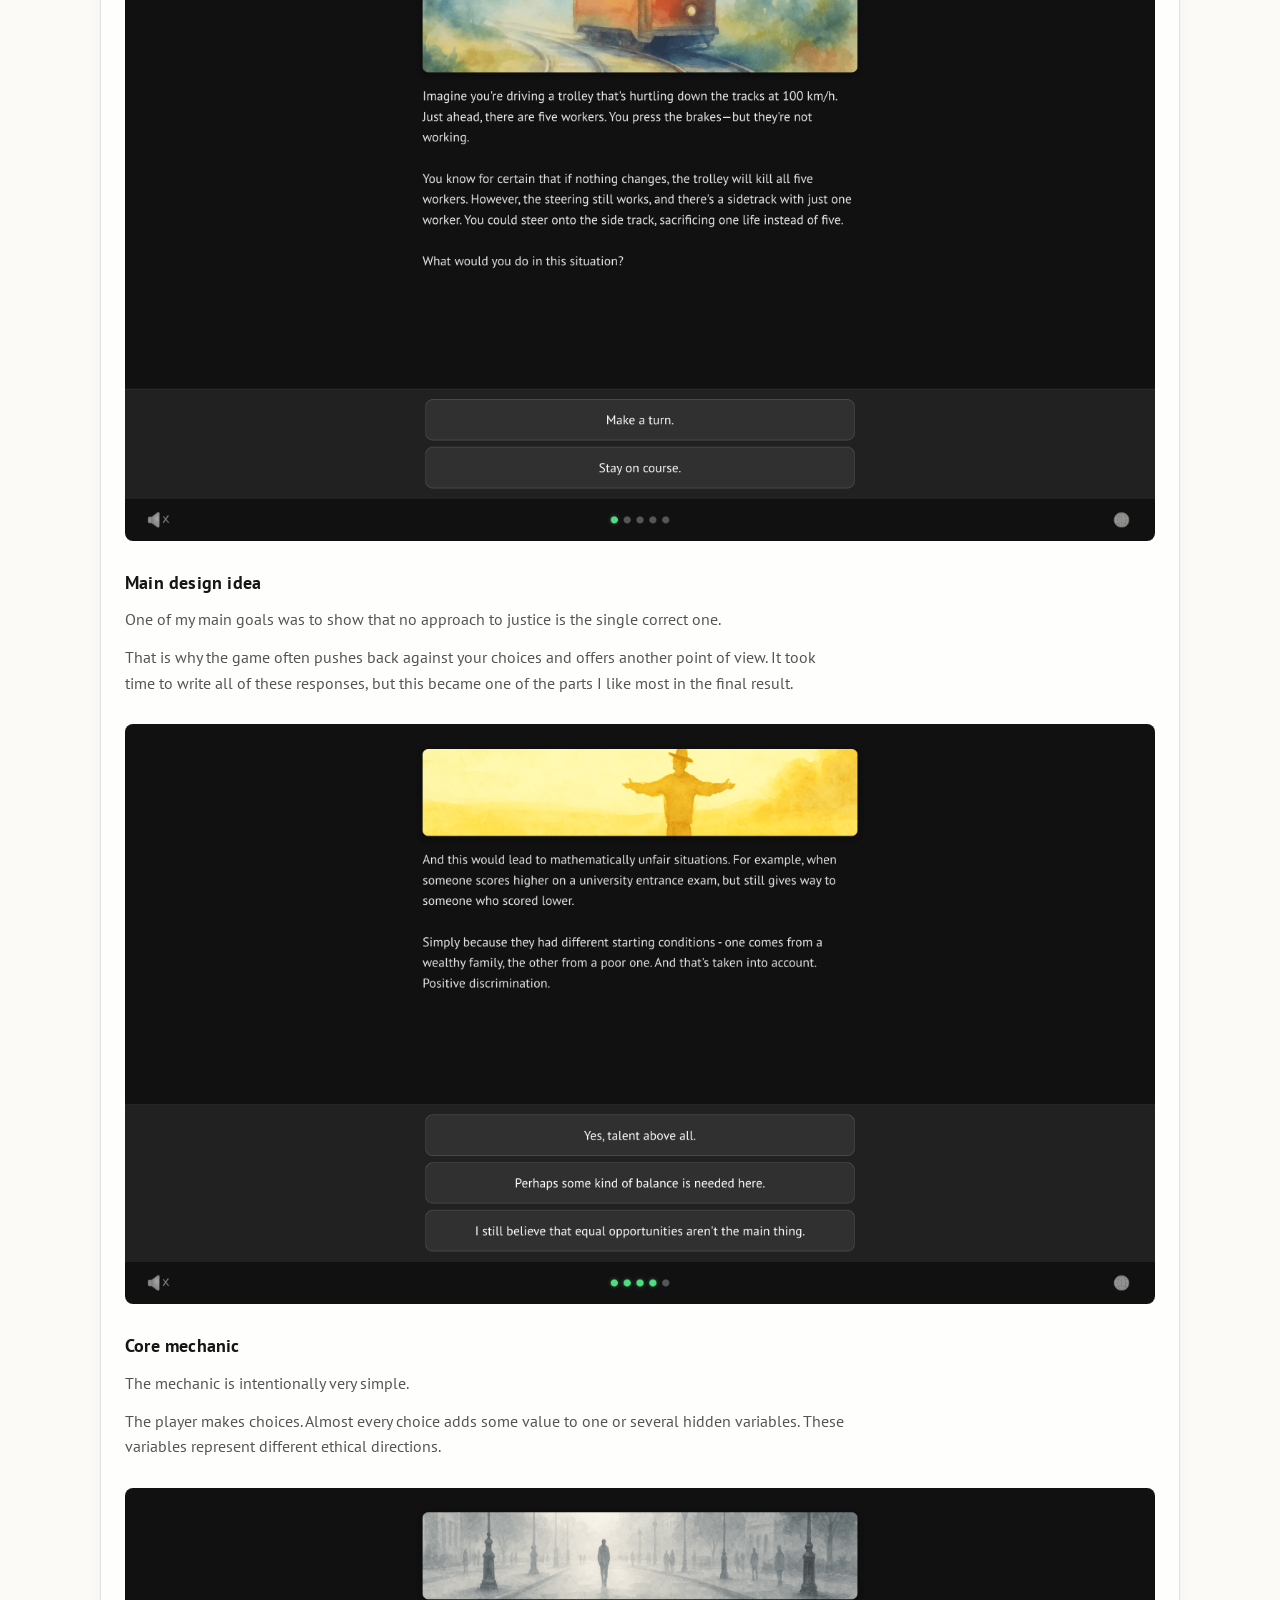
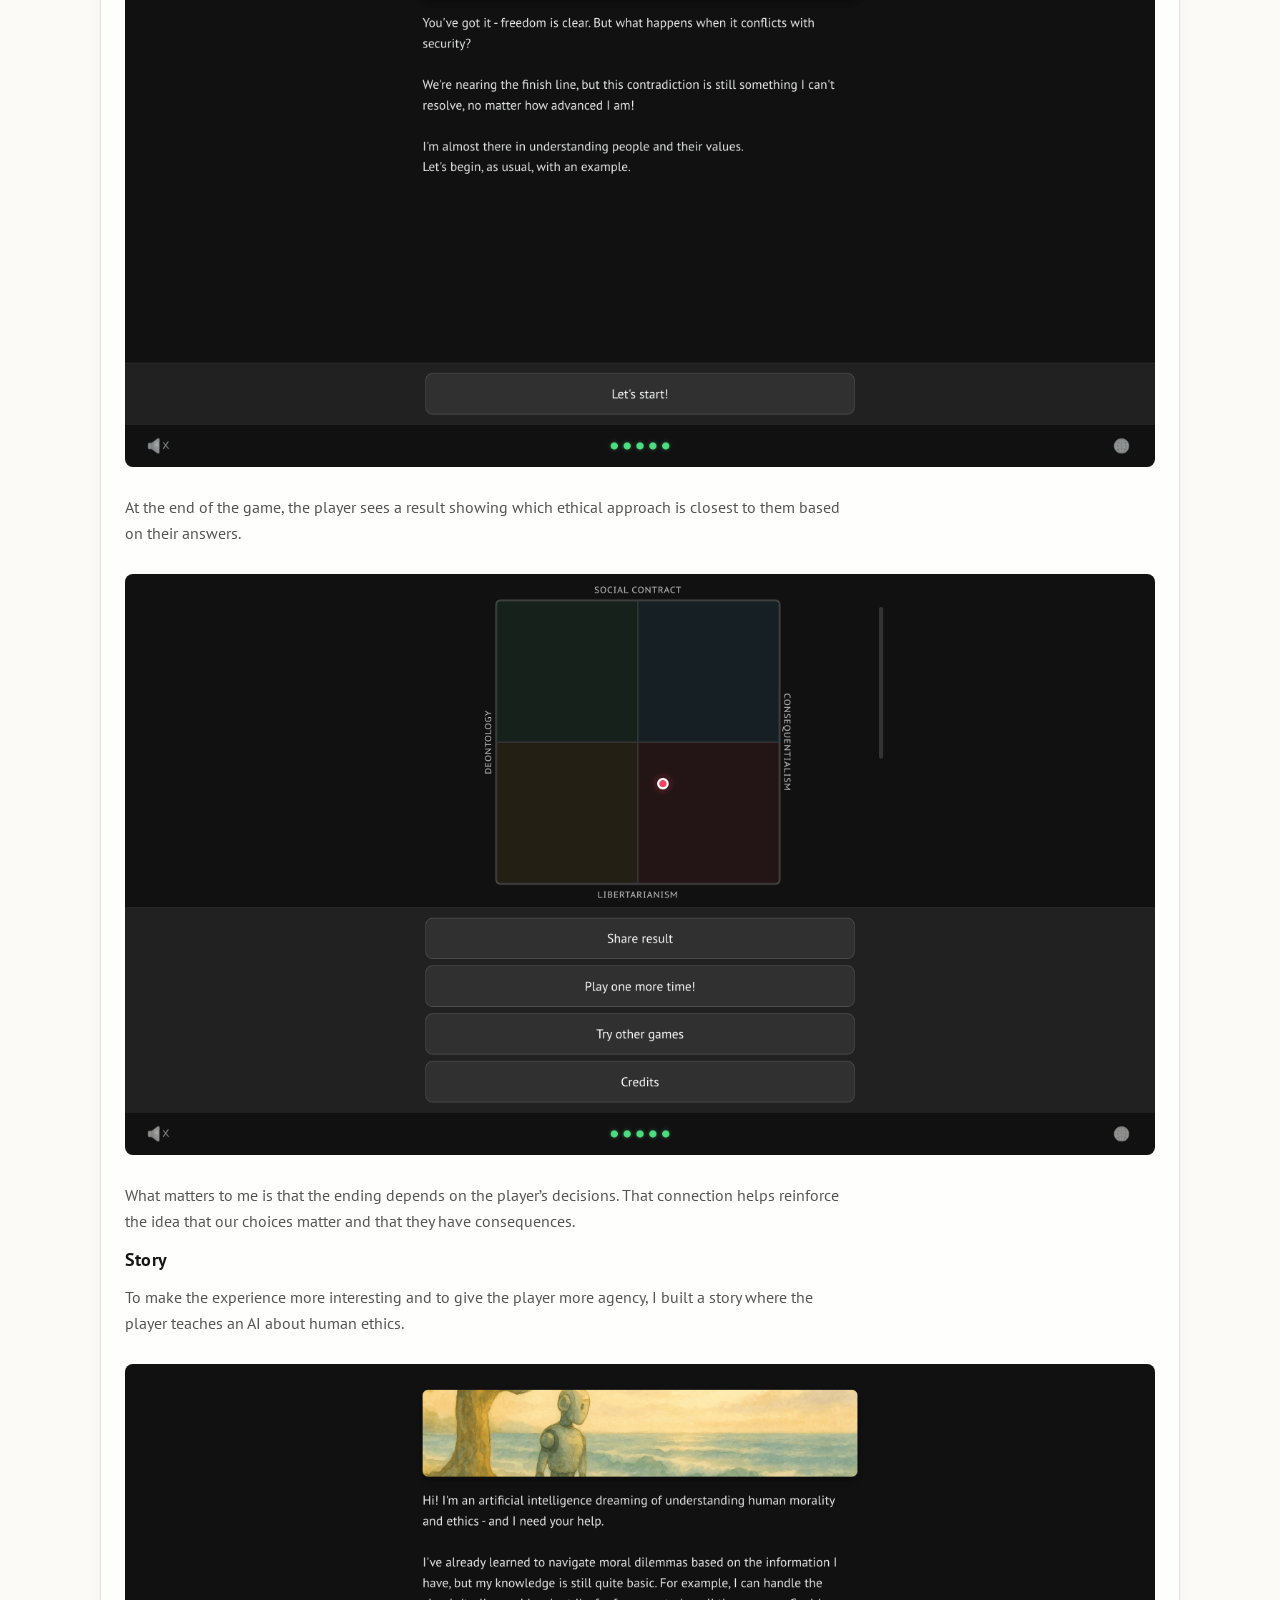
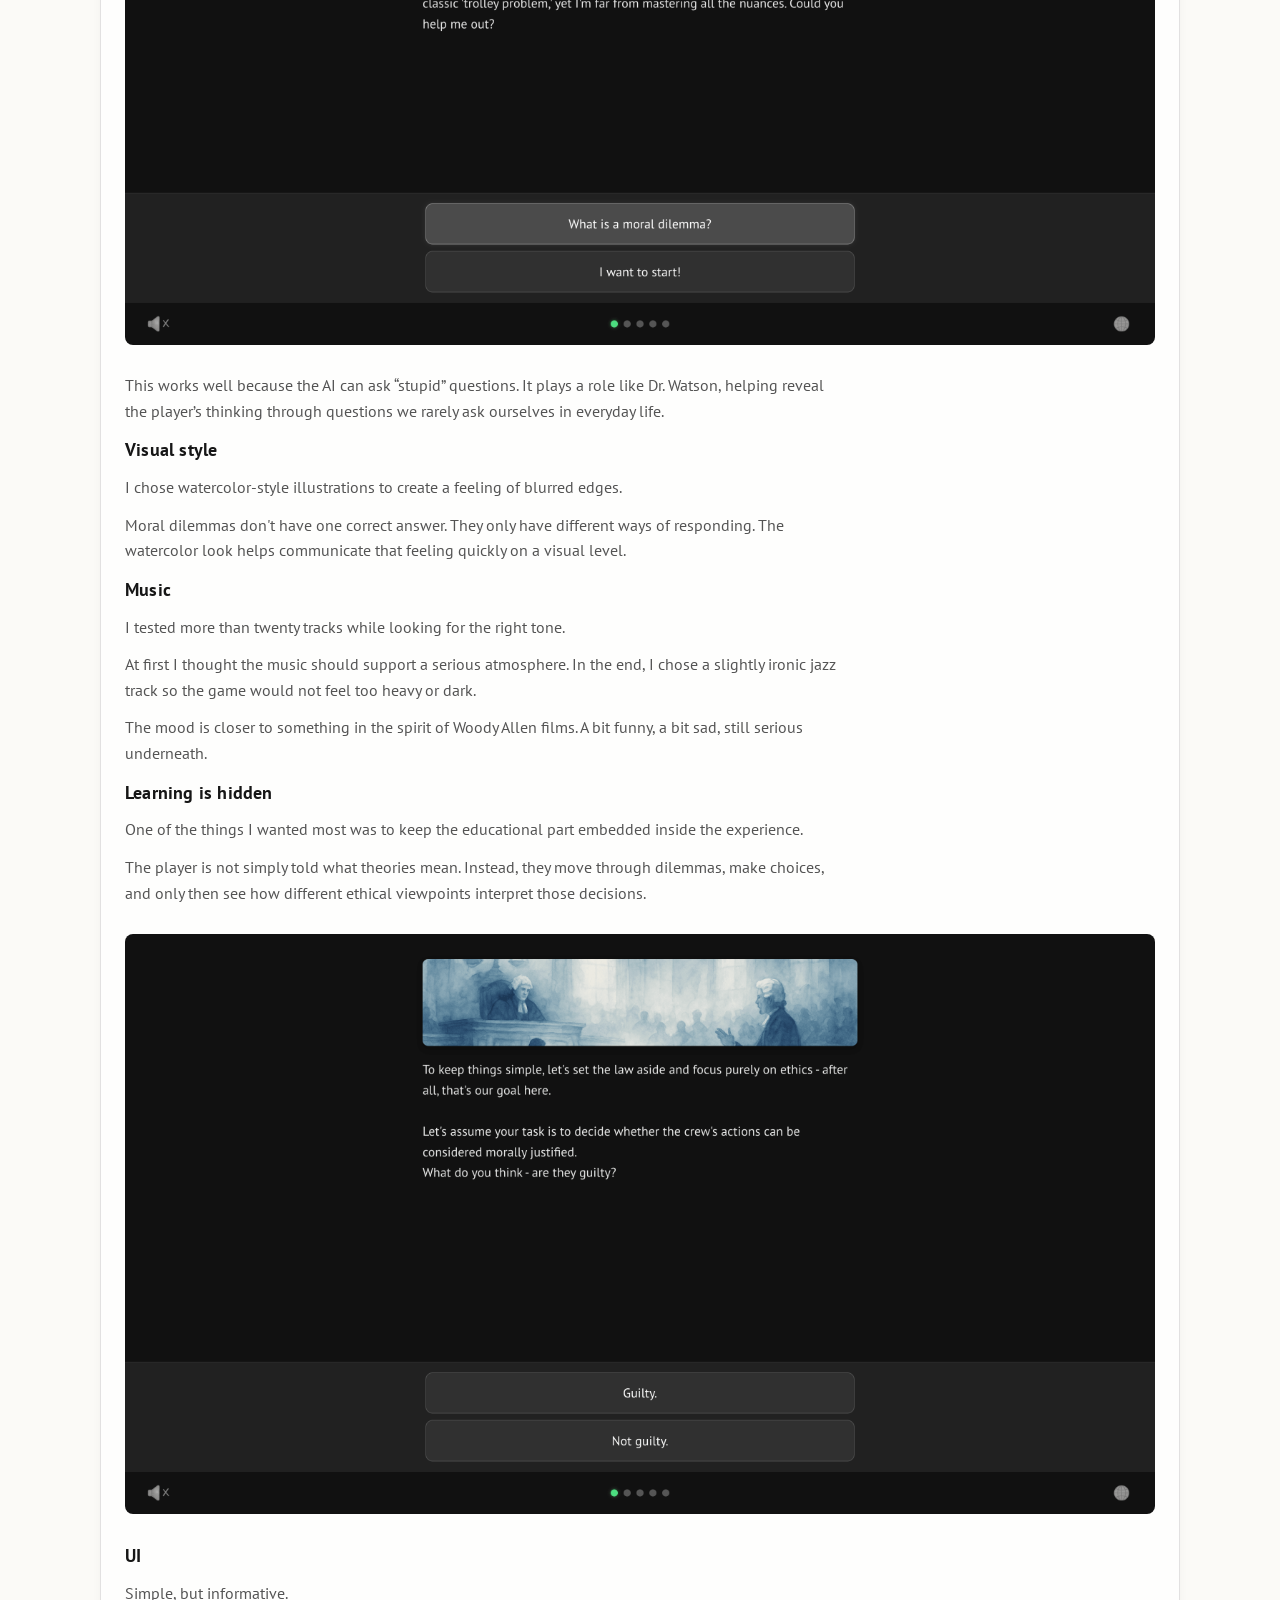
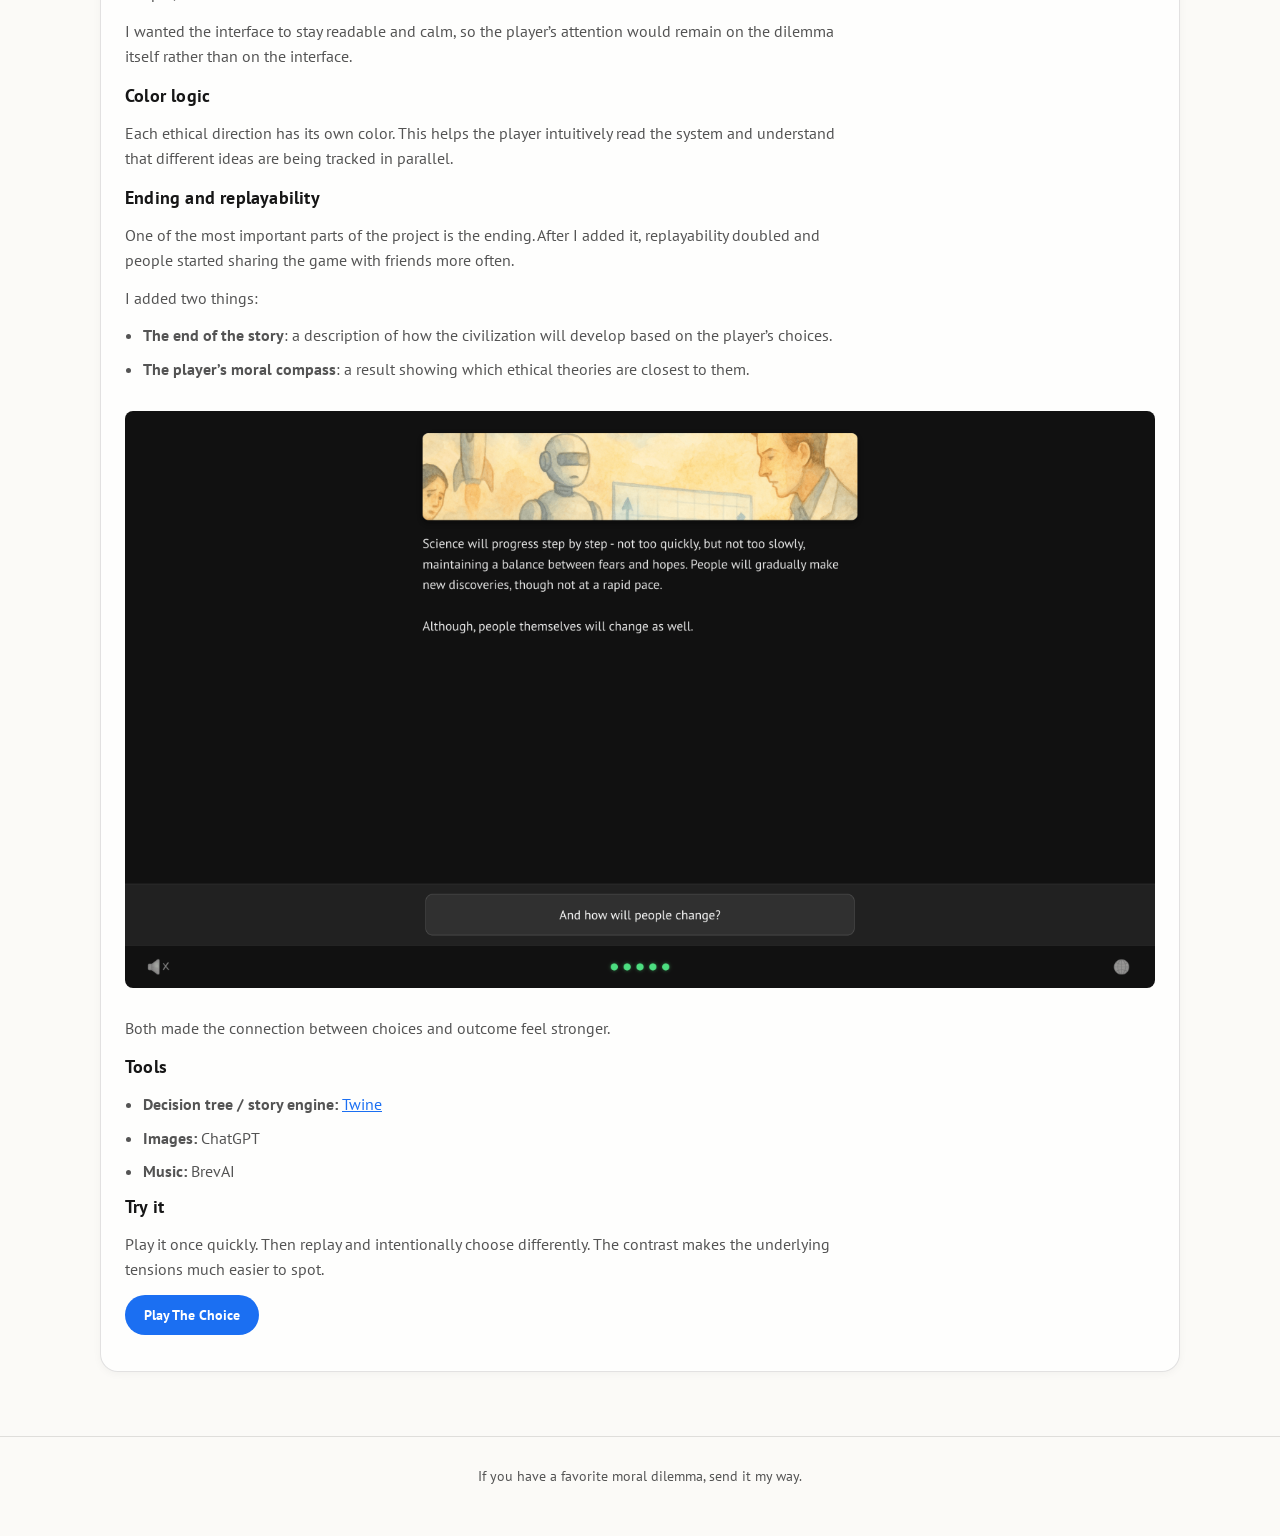
<file: cases/the-choice.html>
<!doctype html>
<html lang="en">
  <head>
    <meta charset="utf-8" />
    <meta name="viewport" content="width=device-width, initial-scale=1" />
    <meta
      name="description"
      content="Case study: The Choice. An interactive moral philosophy game inspired by the Harvard Justice course."
    />
    <link rel="canonical" href="https://buildtounderstand.studio/cases/the-choice.html" />
    <meta property="og:type" content="article" />
    <meta property="og:title" content="The Choice: Moral Dilemma Game | Build to Understand Studio" />
    <meta property="og:description" content="Case study: The Choice. An interactive moral philosophy game inspired by the Harvard Justice course." />
    <meta property="og:url" content="https://buildtounderstand.studio/cases/the-choice.html" />
    <meta property="og:site_name" content="Build to Understand Studio" />
    <meta property="og:image" content="https://buildtounderstand.studio/assets/thechoice.png" />
    <meta name="twitter:card" content="summary_large_image" />
    <meta name="twitter:title" content="The Choice: Moral Dilemma Game | Build to Understand Studio" />
    <meta name="twitter:description" content="Case study: The Choice. An interactive moral philosophy game inspired by the Harvard Justice course." />
    <meta name="twitter:image" content="https://buildtounderstand.studio/assets/thechoice.png" />
    <title>Case study: The Choice</title>
    <link rel="preconnect" href="https://fonts.googleapis.com" />
    <link rel="preconnect" href="https://fonts.gstatic.com" crossorigin />
    <link href="https://fonts.googleapis.com/css2?family=PT+Sans:ital,wght@0,400;0,700;1,400;1,700&display=swap" rel="stylesheet" />
    <link rel="stylesheet" href="../styles.css" />
  </head>
  <body>
    <a class="skip-link" href="#content">Skip to content</a>

    <header class="site-header">
      <div class="wrap">
        <div class="topbar" aria-label="Site header">
          <a class="brand" href="../" aria-label="Home">
            <span class="dot" aria-hidden="true"></span>
            <span class="name">Build to Understand Studio</span>
          </a>
          <nav class="nav" aria-label="Primary">
            <a href="../">Home</a>
            <a href="../#projects">Projects</a>
            <a href="../#contacts">Contacts</a>
          </nav>
        </div>
      </div>
    </header>

    <main id="content">
      <div class="wrap">
        <section class="case-hero" aria-label="Case study hero">
          <a class="breadcrumb" href="../">← Back to homepage</a>
          <h1>The Choice: Moral Dilemma Game (beta)</h1>
          <p class="subtitle">
            A case study about turning moral philosophy into a small interactive
            experience built around choices, tension, and reflection.
          </p>
          <a
            class="cta"
            href="https://buildtounderstand.dev/thechoice/"
            target="_blank"
            rel="noopener noreferrer"
            >Open / Play</a
          >

          <div class="case-placeholder" aria-label="Project image">
            <img
              src="../assets/thechoice.png"
              alt="Preview image for The Choice: Moral Dilemma Game (beta)"
              loading="lazy"
              decoding="async"
            />
          </div>
        </section>

        <section class="case-body panel" aria-label="Case study content">
          <h2>Goal</h2>
          <p>
            The goal of this project was to gamify ideas from the Harvard course
            <a
              href="https://justiceharvard.org/justicecourse/"
              target="_blank"
              rel="noopener noreferrer"
              >Justice</a
            >.
          </p>
          <p>
            I wanted to explore whether ideas about justice could be learned
            through interaction instead of lecture format.
          </p>
          <p>
            At first I thought about making a game based on the whole course.
            What came out in the end was closer to a teaser. A smaller
            interactive experience inspired by the course, with some additional
            moral dilemmas that were not directly discussed there.
          </p>
          <h2>Main contradictions</h2>
          <p>I decided to focus on two fundamental tensions:</p>
          <ul>
            <li><strong>Utilitarianism vs Deontology</strong></li>
            <li><strong>Freedom vs Security</strong></li>
          </ul>

          <h2>Prototypes</h2>
          <p>
            I built three prototypes before finding the approach that worked
            best:
          </p>        
          <ul>
            <li>
              <strong>Version 1.</strong> A lecture-like format with the main
              ideas explained in portions.
            </li>
            <li>
              <strong>Version 2.</strong> A simple list of dilemmas where the
              player just had to make decisions.
            </li>
            <li>
              <strong>Version 3.</strong> A middle ground. The player makes
              choices and those choices influence the final result.
            </li>
          </ul>
          <p>
            The third version felt right because it connected reflection with
            consequences.
          </p>
          <figure class="case-image">
            <img src="../assets/thechoice2.png" loading="lazy" />
          </figure>  

          <h2>Main design idea</h2>
          <p>
            One of my main goals was to show that no approach to justice is the
            single correct one.
          </p>
          <p>
            That is why the game often pushes back against your choices and
            offers another point of view. It took time to write all of these
            responses, but this became one of the parts I like most in the final
            result.
          </p>
          <figure class="case-image">
            <img src="../assets/thechoice4.png" loading="lazy" />
          </figure>          

          <h2>Core mechanic</h2>
          <p>The mechanic is intentionally very simple.</p>
          <p>
            The player makes choices. Almost every choice adds some value to one
            or several hidden variables. These variables represent different
            ethical directions.
          </p>
          <figure class="case-image">
            <img src="../assets/thechoice5.png" loading="lazy" />
          </figure>          
          <p>
            At the end of the game, the player sees a result showing which
            ethical approach is closest to them based on their answers.
          </p>
          <figure class="case-image">
            <img src="../assets/thechoice6.png" loading="lazy" />
          </figure>          
          <p>
            What matters to me is that the ending depends on the player’s
            decisions. That connection helps reinforce the idea that our choices
            matter and that they have consequences.
          </p>

          <h2>Story</h2>
          <p>
            To make the experience more interesting and to give the player more
            agency, I built a story where the player teaches an AI about human
            ethics.
          </p>
          <figure class="case-image">
            <img src="../assets/thechoice7.png" loading="lazy" />
          </figure>          
          <p>
            This works well because the AI can ask “stupid” questions. It plays
            a role like Dr. Watson, helping reveal the player’s thinking
            through questions we rarely ask ourselves in everyday life.
          </p>

          <h2>Visual style</h2>
          <p>
            I chose watercolor-style illustrations to create a feeling of blurred
            edges.
          </p>
          <p>
            Moral dilemmas don't have one correct answer. They only have
            different ways of responding. The watercolor look helps communicate
            that feeling quickly on a visual level.
          </p>

          <h2>Music</h2>
          <p>
            I tested more than twenty tracks while looking for the right tone.
          </p>
          <p>
            At first I thought the music should support a serious atmosphere. In
            the end, I chose a slightly ironic jazz track so the game would not
            feel too heavy or dark.
          </p>
          <p>
            The mood is closer to something in the spirit of Woody Allen films. A bit funny, a bit sad, still serious underneath.
          </p>

          <h2>Learning is hidden</h2>
          <p>
            One of the things I wanted most was to keep the educational part
            embedded inside the experience.
          </p>
          <p>
            The player is not simply told what theories mean. Instead, they move
            through dilemmas, make choices, and only then see how different
            ethical viewpoints interpret those decisions.
          </p>
          <figure class="case-image">
            <img src="../assets/thechoice8.png" loading="lazy" />
          </figure>          

          <h2>UI</h2>
          <p>Simple, but informative.</p>
          <p>
            I wanted the interface to stay readable and calm, so the player’s
            attention would remain on the dilemma itself rather than on the
            interface.
          </p>

          <h2>Color logic</h2>
          <p>
            Each ethical direction has its own color. This helps the player
            intuitively read the system and understand that different ideas are
            being tracked in parallel.
          </p>

          <h2>Ending and replayability</h2>
          <p>
            One of the most important parts of the project is the ending. After
            I added it, replayability doubled and people started sharing the
            game with friends more often.
          </p>
          <p>I added two things:</p>
          <ul>
            <li>
              <strong>The end of the story</strong>: a description of how the
              civilization will develop based on the player’s choices.
            </li>
            <li>
              <strong>The player’s moral compass</strong>: a result showing
              which ethical theories are closest to them.
            </li>
          </ul>
          <figure class="case-image">
            <img src="../assets/thechoice9.png" loading="lazy" />
          </figure>           
          <p>
            Both made the connection between choices and outcome feel stronger.
          </p>

          <h2>Tools</h2>
          <ul>
            <li>
              <strong>Decision tree / story engine:</strong>
              <a
                href="https://twinery.org/"
                target="_blank"
                rel="noopener noreferrer"
                >Twine</a
              >
            </li>
            <li><strong>Images:</strong> ChatGPT</li>
            <li><strong>Music:</strong> BrevAI</li>
          </ul>

          <h2>Try it</h2>
          <p>
            Play it once quickly. Then replay and intentionally choose
            differently. The contrast makes the underlying tensions much easier to spot.
          </p>
          <p>
            <a
              class="primary-link"
              href="https://buildtounderstand.dev/thechoice/"
              target="_blank"
              rel="noopener noreferrer"
              >Play The Choice</a
            >
          </p>
        </section>
      </div>
    </main>

    <footer>
      <div class="wrap">
        <div aria-label="Footer note">
          If you have a favorite moral dilemma, send it my way.
        </div>
      </div>
    </footer>

    <script src="../script.js" defer></script>
  </body>
</html>
</file>
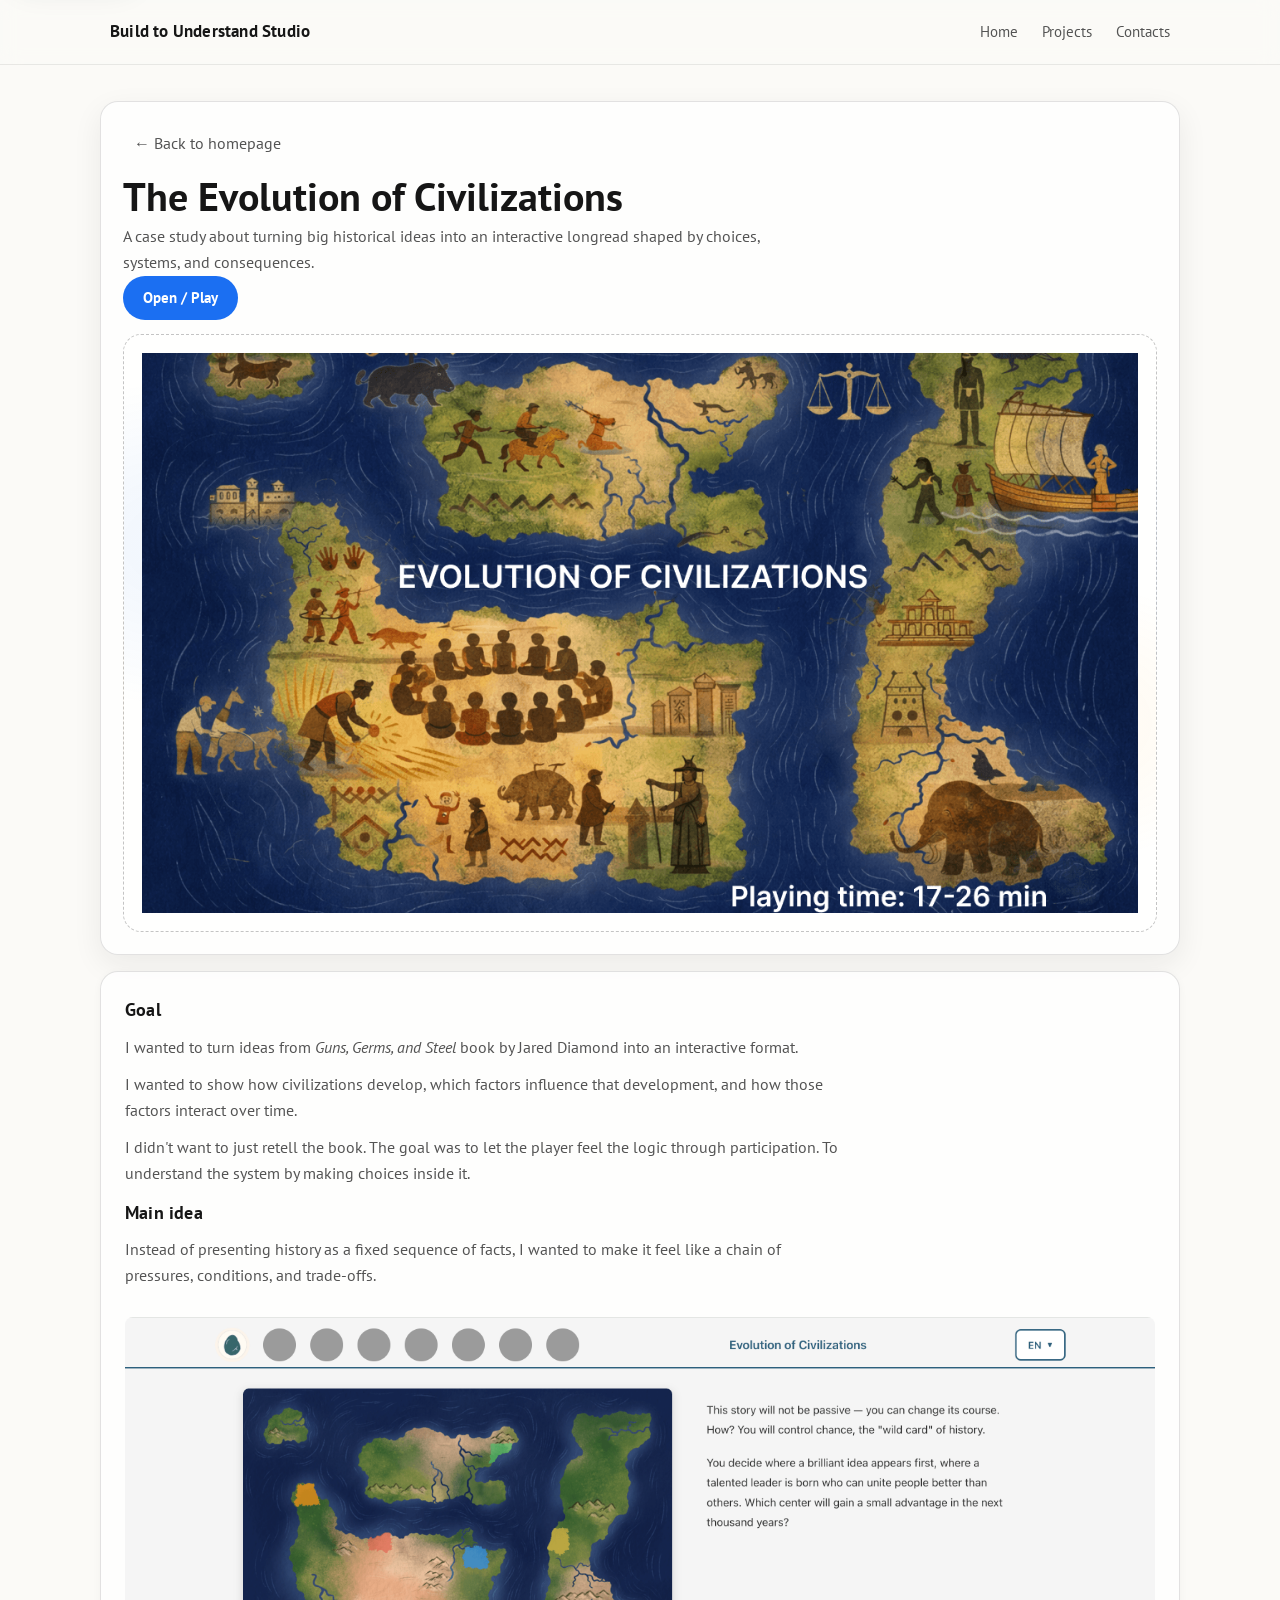
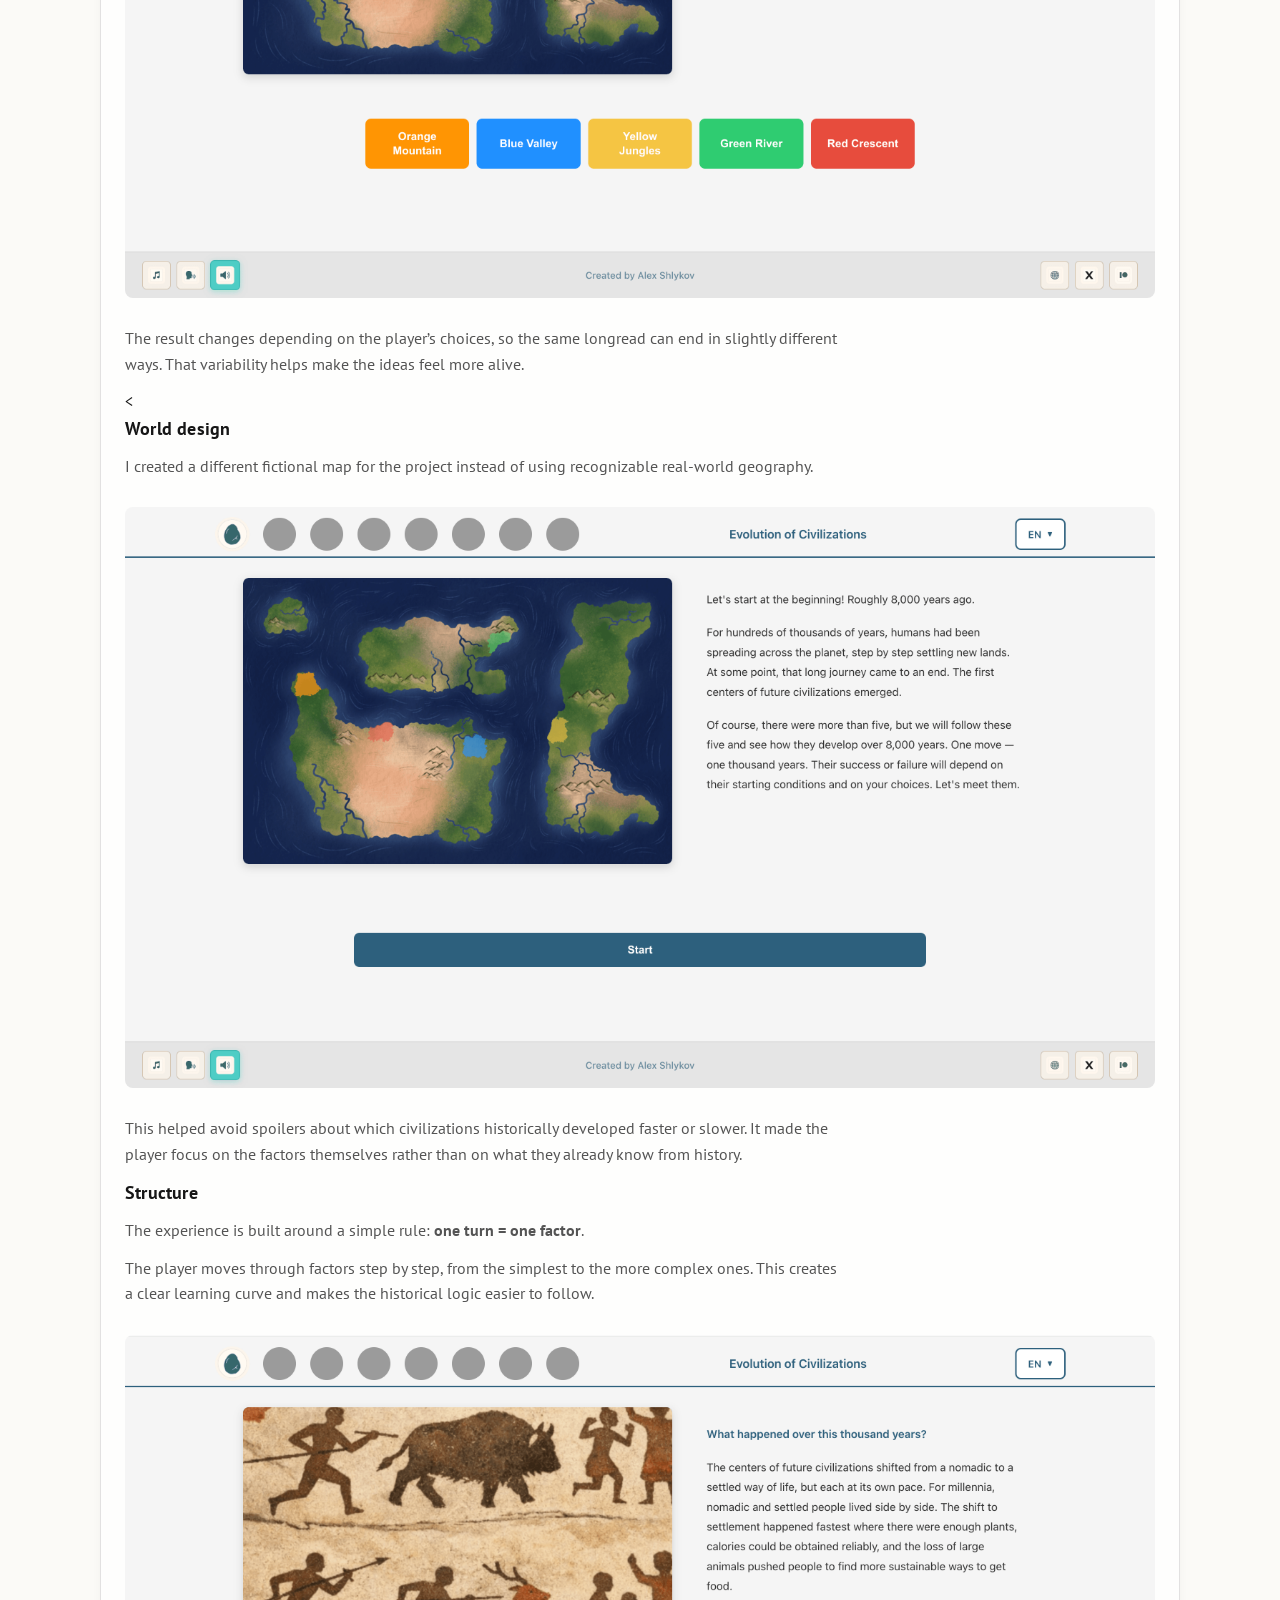
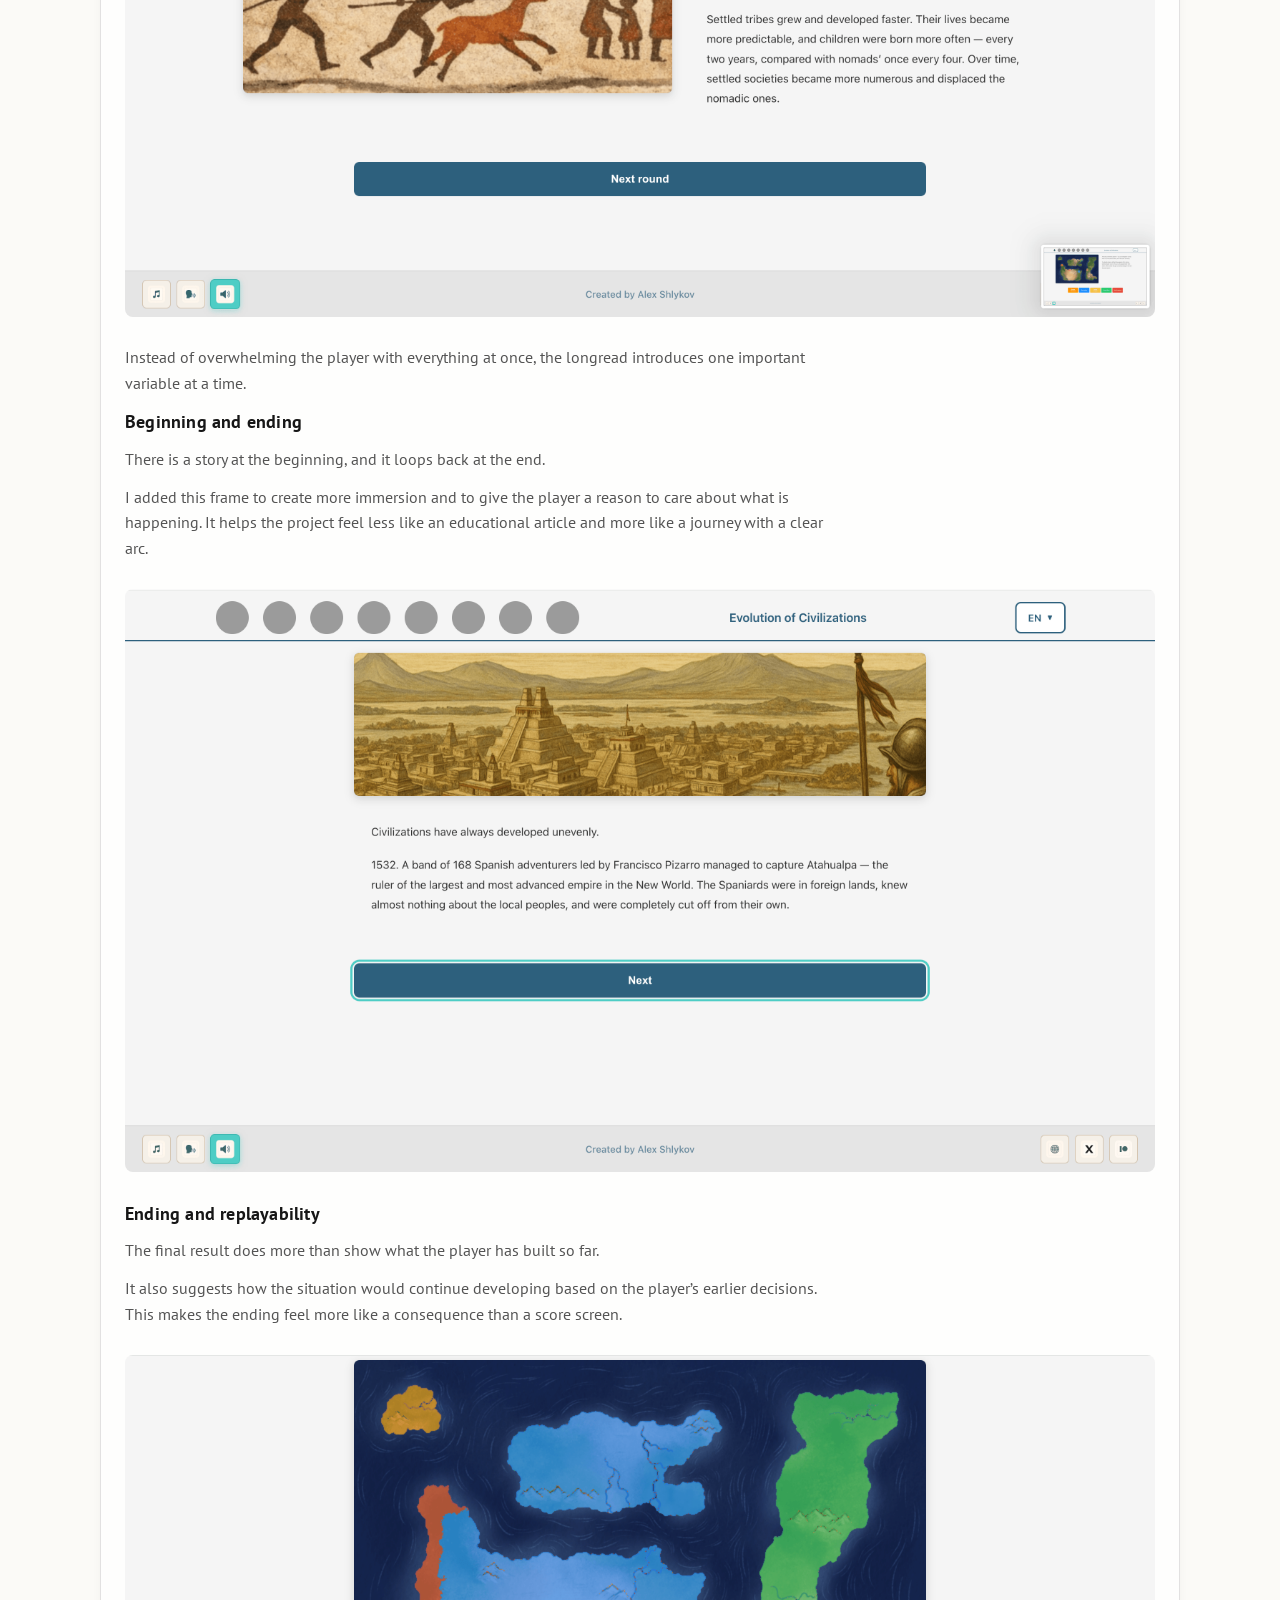
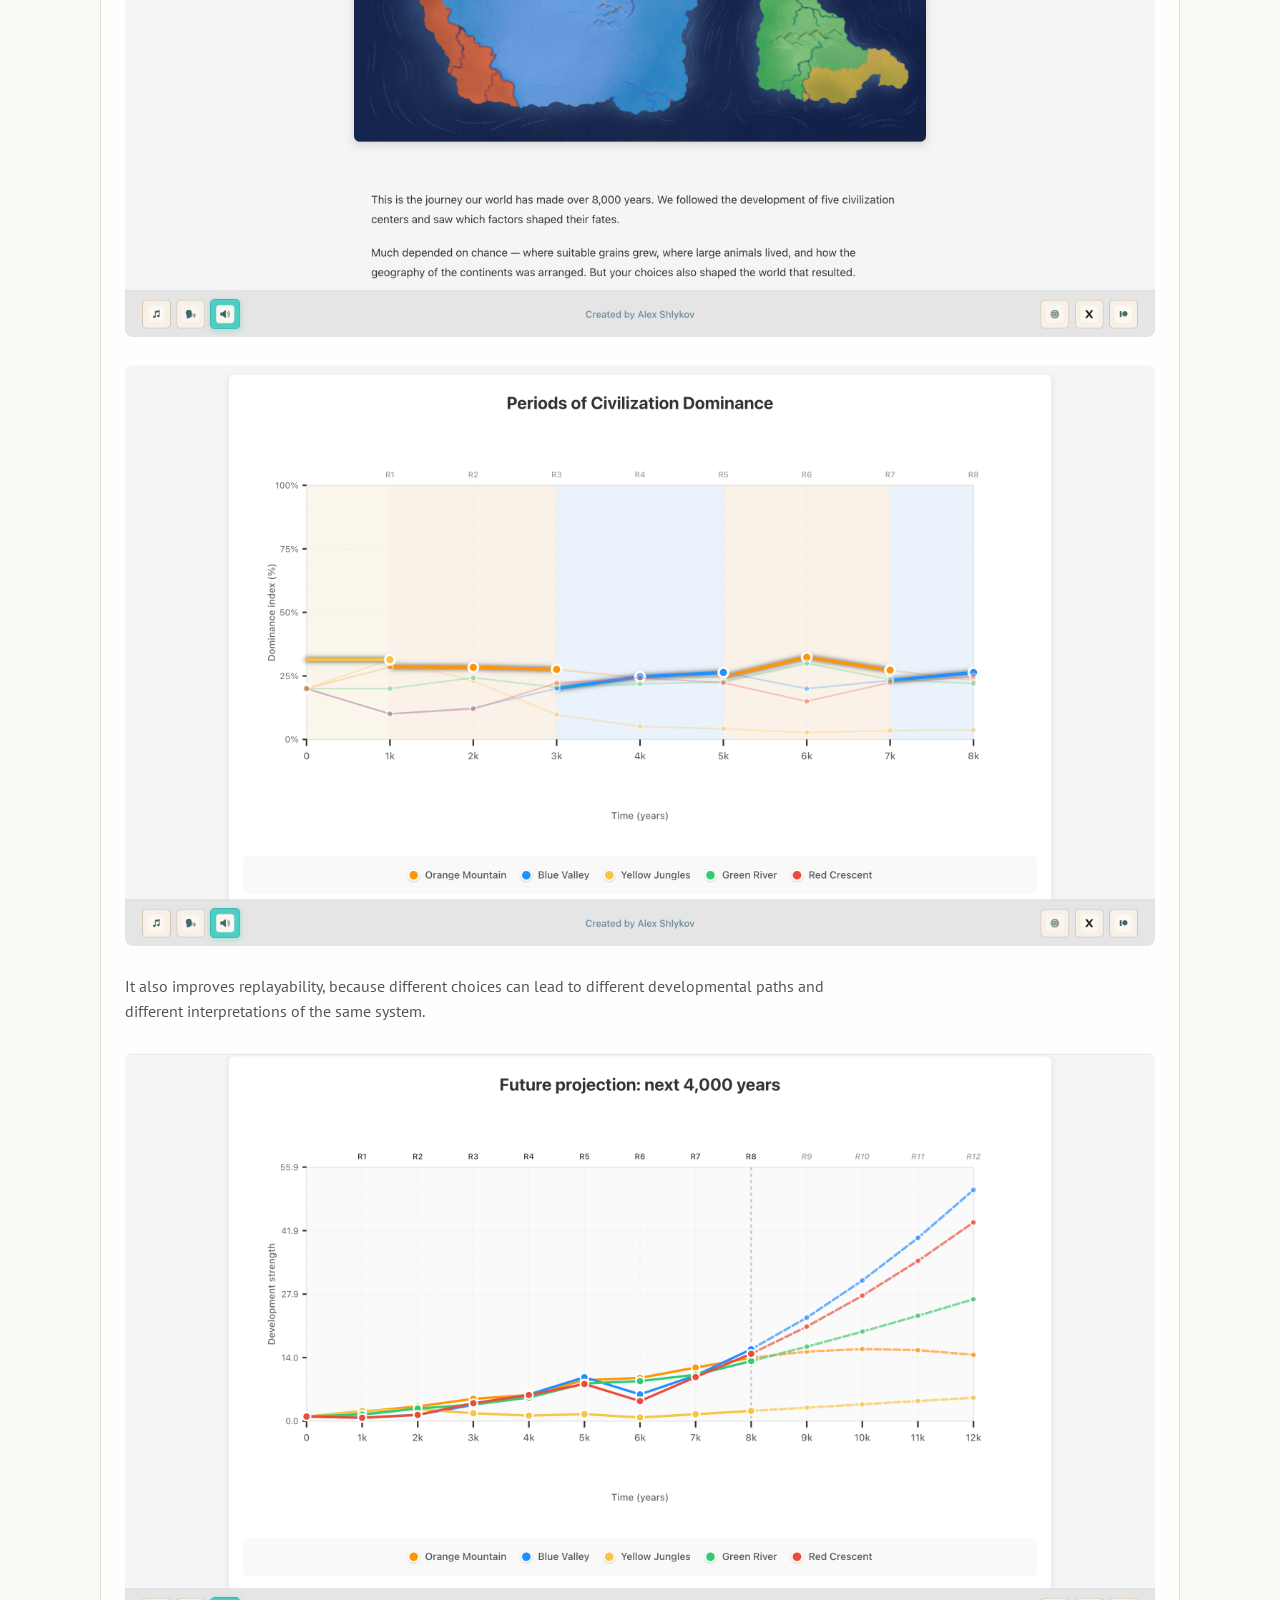
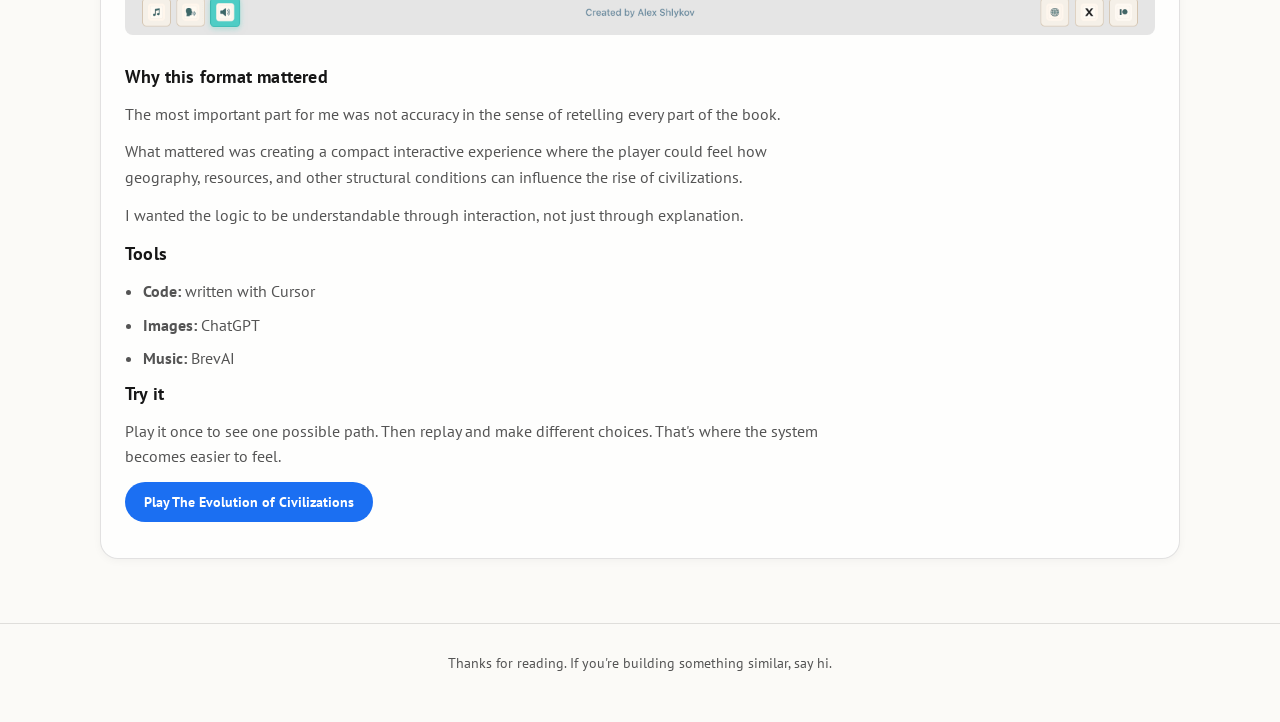
<file: cases/the-evolution-of-civilizations.html>
<!doctype html>
<html lang="en">
  <head>
    <meta charset="utf-8" />
    <meta name="viewport" content="width=device-width, initial-scale=1" />
    <meta
      name="description"
      content="Case study: The Evolution of Civilizations. An interactive longread inspired by Guns, Germs, and Steel."
    />
    <link rel="canonical" href="https://buildtounderstand.studio/cases/the-evolution-of-civilizations.html" />
    <meta property="og:type" content="article" />
    <meta property="og:title" content="The Evolution of Civilizations | Build to Understand Studio" />
    <meta property="og:description" content="Case study: The Evolution of Civilizations. An interactive longread inspired by Guns, Germs, and Steel." />
    <meta property="og:url" content="https://buildtounderstand.studio/cases/the-evolution-of-civilizations.html" />
    <meta property="og:site_name" content="Build to Understand Studio" />
    <meta property="og:image" content="https://buildtounderstand.studio/assets/theworld.png" />
    <meta name="twitter:card" content="summary_large_image" />
    <meta name="twitter:title" content="The Evolution of Civilizations | Build to Understand Studio" />
    <meta name="twitter:description" content="Case study: The Evolution of Civilizations. An interactive longread inspired by Guns, Germs, and Steel." />
    <meta name="twitter:image" content="https://buildtounderstand.studio/assets/theworld.png" />
    <title>Case study: The Evolution of Civilizations</title>
    <link rel="preconnect" href="https://fonts.googleapis.com" />
    <link rel="preconnect" href="https://fonts.gstatic.com" crossorigin />
    <link href="https://fonts.googleapis.com/css2?family=PT+Sans:ital,wght@0,400;0,700;1,400;1,700&display=swap" rel="stylesheet" />
    <link rel="stylesheet" href="../styles.css" />
  </head>
  <body>
    <a class="skip-link" href="#content">Skip to content</a>

    <header class="site-header">
      <div class="wrap">
        <div class="topbar" aria-label="Site header">
          <a class="brand" href="../" aria-label="Home">
            <span class="dot" aria-hidden="true"></span>
            <span class="name">Build to Understand Studio</span>
          </a>
          <nav class="nav" aria-label="Primary">
            <a href="../">Home</a>
            <a href="../#projects">Projects</a>
            <a href="../#contacts">Contacts</a>
          </nav>
        </div>
      </div>
    </header>

    <main id="content">
      <div class="wrap">
        <section class="case-hero" aria-label="Case study hero">
          <a class="breadcrumb" href="../">← Back to homepage</a>
          <h1>The Evolution of Civilizations</h1>
          <p class="subtitle">
            A case study about turning big historical ideas into an interactive
            longread shaped by choices, systems, and consequences.
          </p>
          <a
            class="cta"
            href="https://buildtounderstand.dev/theworld/"
            target="_blank"
            rel="noopener noreferrer"
            >Open / Play</a
          >

          <div class="case-placeholder" aria-label="Project image">
            <img
              src="../assets/theworld.png"
              alt="Preview image for The Evolution of Civilizations"
              loading="lazy"
              decoding="async"
            />
          </div>
        </section>

        <section class="case-body panel" aria-label="Case study content">
          <h2>Goal</h2>
          <p>
            I wanted to turn ideas from
            <em>Guns, Germs, and Steel</em> book by Jared Diamond into an interactive format.
          </p>
          <p>
            I wanted to show how civilizations develop, which factors influence
            that development, and how those factors interact over time.
          </p>
          <p>
            I didn't want to just retell the book. The goal was to let the
            player feel the logic through participation. To understand the system by making choices inside it.
          </p>

          <h2>Main idea</h2>
          <p>
            Instead of presenting history as a fixed sequence of facts, I wanted
            to make it feel like a chain of pressures, conditions, and trade-offs.
          </p>
          <figure class="case-image">
            <img src="../assets/theworld1.png" loading="lazy" />
          </figure>  
          <p>
            The result changes depending on the player’s choices, so the same
            longread can end in slightly different ways. That variability helps
            make the ideas feel more alive.
          </p>
<
          <h2>World design</h2>
          <p>
            I created a different fictional map for the project instead of using
            recognizable real-world geography.
          </p>
          <figure class="case-image">
            <img src="../assets/theworld2.png" loading="lazy" />
          </figure>
          <p>
            This helped avoid spoilers about which civilizations historically
            developed faster or slower. It made the player focus on the factors
            themselves rather than on what they already know from history.
          </p>

          <h2>Structure</h2>
          <p>
            The experience is built around a simple rule:
            <strong>one turn = one factor</strong>.
          </p>
          <p>
            The player moves through factors step by step, from the simplest to
            the more complex ones. This creates a clear learning curve and makes
            the historical logic easier to follow.
          </p>
          <figure class="case-image">
            <img src="../assets/theworld3.png" loading="lazy" />
          </figure>
          <p>
            Instead of overwhelming the player with everything at once, the
            longread introduces one important variable at a time.
          </p>

          <h2>Beginning and ending</h2>
          <p>
            There is a story at the beginning, and it loops back at the end.
          </p>
          <p>
            I added this frame to create more immersion and to give the player a
            reason to care about what is happening. It helps the project feel
            less like an educational article and more like a journey with a clear
            arc.
          </p>
          <figure class="case-image">
            <img src="../assets/theworld4.png" loading="lazy" />
          </figure>
    

          <h2>Ending and replayability</h2>
          <p>
            The final result does more than show what the player has built so far.
          </p>
          <p>
            It also suggests how the situation would continue developing based on
            the player’s earlier decisions. This makes the ending feel more like
            a consequence than a score screen.
          </p>
          <figure class="case-image">
            <img src="../assets/theworld5.png" loading="lazy" />
          </figure>
            <figure class="case-image"> <img src="../assets/theworld6.png" loading="lazy" /> </figure>
          <p>
            It also improves replayability, because different choices can lead to
            different developmental paths and different interpretations of the
            same system.
          </p>
      <figure class="case-image">
        <img src="../assets/theworld7.png" loading="lazy" />
      </figure>
          <h2>Why this format mattered</h2>
          <p>
            The most important part for me was not accuracy in the sense of
            retelling every part of the book.
          </p>
          <p>
            What mattered was creating a compact interactive experience where the
            player could feel how geography, resources, and other structural
            conditions can influence the rise of civilizations.
          </p>
          <p>
            I wanted the logic to be understandable through interaction, not just
            through explanation.
          </p>

          <h2>Tools</h2>
          <ul>
            <li><strong>Code:</strong> written with Cursor</li>
            <li><strong>Images:</strong> ChatGPT</li>
            <li><strong>Music:</strong> BrevAI</li>
          </ul>

          <h2>Try it</h2>
          <p>
            Play it once to see one possible path. Then replay and make different
            choices. That's where the system becomes easier to feel.
          </p>
          <p>
            <a
              class="primary-link"
              href="https://buildtounderstand.dev/theworld/"
              target="_blank"
              rel="noopener noreferrer"
              >Play The Evolution of Civilizations</a
            >
          </p>
        </section>
      </div>
    </main>

    <footer>
      <div class="wrap">
        <div aria-label="Footer note">
          Thanks for reading. If you're building something similar, say hi.
        </div>
      </div>
    </footer>

    <script src="../script.js" defer></script>
  </body>
</html>
</file>
<file: styles.css>
:root{
  --bg: #fbfaf7;
  --surface: #ffffff;
  --text: #161616;
  --muted: #545454;
  --border: rgba(22,22,22,.12);
  --shadow: 0 10px 30px rgba(22,22,22,.07);
  --accent: #1b6ff2;
  --accent-soft: rgba(27,111,242,.12);
  --radius: 18px;
  --radius-sm: 14px;
  --max: 1080px;
}

*{ box-sizing: border-box; }
html{
  color-scheme: light;
  scroll-behavior: smooth;
}
body{
  margin: 0;
  background: var(--bg);
  color: var(--text);
  font-family: "PT Sans", sans-serif;
  line-height: 1.6;
  -webkit-font-smoothing: antialiased;
  text-rendering: optimizeLegibility;
}
img{ max-width: 100%; height: auto; display: block; }
a{ color: var(--accent); }
a:hover{ color: #1459c7; }

.skip-link{
  position: absolute;
  top: 10px;
  left: 10px;
  padding: 10px 12px;
  border-radius: 999px;
  background: var(--surface);
  border: 1px solid var(--border);
  box-shadow: var(--shadow);
  transform: translateY(-160%);
  transition: transform .16s ease;
  z-index: 100;
}
.skip-link:focus{ transform: translateY(0); }

.wrap{
  width: min(var(--max), calc(100% - 2 * 24px));
  margin: 0 auto;
}

/* ── Header ── */

header.site-header{
  position: sticky;
  top: 0;
  z-index: 50;
  padding: 14px 0;
  background: rgba(251,250,247,.82);
  backdrop-filter: blur(10px);
  -webkit-backdrop-filter: blur(10px);
  border-bottom: 1px solid rgba(22,22,22,.08);
}
.topbar{
  display: flex;
  align-items: center;
  justify-content: space-between;
  gap: 16px;
}
.brand{
  display: inline-flex;
  align-items: baseline;
  gap: 10px;
  text-decoration: none;
  color: inherit;
  flex-shrink: 0;
}
.brand .name{
  font-weight: 700;
  letter-spacing: .2px;
  font-size: 17px;
}
.nav{
  display: flex;
  flex-wrap: wrap;
  gap: 4px;
  justify-content: flex-end;
}
.nav a{
  color: var(--muted);
  text-decoration: none;
  padding: 6px 10px;
  border-radius: 999px;
  font-size: 15px;
  transition: background .12s ease, color .12s ease;
}
.nav a:hover{ background: rgba(0,0,0,.04); color: var(--text); }
.nav a:focus-visible{
  outline: 3px solid var(--accent-soft);
  outline-offset: 2px;
}

/* ── Burger ── */

.burger{
  display: none;
  flex-direction: column;
  justify-content: center;
  gap: 5px;
  width: 40px;
  height: 40px;
  padding: 8px;
  background: none;
  border: none;
  border-radius: 8px;
  cursor: pointer;
  flex-shrink: 0;
  -webkit-appearance: none;
  appearance: none;
  transition: background .12s ease;
}
.burger:hover{ background: rgba(0,0,0,.04); }
.burger span{
  display: block;
  width: 100%;
  height: 2px;
  background: var(--text);
  border-radius: 2px;
  transition: transform .25s ease, opacity .2s ease;
}
.burger[aria-expanded="true"] span:nth-child(1){
  transform: translateY(7px) rotate(45deg);
}
.burger[aria-expanded="true"] span:nth-child(2){
  opacity: 0;
}
.burger[aria-expanded="true"] span:nth-child(3){
  transform: translateY(-7px) rotate(-45deg);
}

/* ── Main ── */

main{
  padding: 18px 0 64px;
}

/* ── Hero ── */

.hero{
  margin-top: 18px;
  padding: 36px 32px;
  border-radius: var(--radius);
  background: linear-gradient(170deg, rgba(255,255,255,.95), rgba(245,248,255,.85));
  border: 1px solid var(--border);
  box-shadow: var(--shadow);
}
.hero-inner{
  display: block;
}
.hero-text{
  min-width: 0;
}
.hero h1{
  margin: 0 0 16px 0;
  font-size: clamp(28px, 4.5vw, 44px);
  font-weight: 700;
  line-height: 1.15;
  letter-spacing: -.2px;
}
.hero p{
  margin: 0 0 10px;
  color: var(--muted);
  font-size: 17px;
  line-height: 1.6;
}
.hero p:last-child{
  margin-bottom: 0;
}
.hero p a{
  text-decoration: none;
  font-weight: 700;
}
.hero p a:hover{
  text-decoration: underline;
}

/* ── Sections ── */

section{
  margin-top: 48px;
}
.section-title{
  margin: 0 0 12px;
  font-size: 24px;
  font-weight: 700;
  letter-spacing: -.1px;
  scroll-margin-top: 90px;
}
section[id]{
  scroll-margin-top: 90px;
}
.section-note{
  margin: 0 0 16px;
  color: var(--muted);
  font-size: 16px;
}

.group-title{
  margin: 28px 0 12px;
  font-size: 20px;
  font-weight: 700;
  color: var(--text);
  letter-spacing: -.1px;
  scroll-margin-top: 90px;
}

/* ── Grid & Cards ── */

.grid{
  display: grid;
  grid-template-columns: repeat(2, 1fr);
  gap: 16px;
}
.card{
  background: var(--surface);
  border: 1px solid var(--border);
  border-radius: var(--radius);
  overflow: hidden;
  box-shadow: 0 2px 8px rgba(22,22,22,.04);
  transition: transform .18s ease, box-shadow .18s ease, border-color .18s ease;
}
.card:hover{
  transform: translateY(-3px);
  box-shadow: 0 16px 42px rgba(22,22,22,.09);
  border-color: rgba(22,22,22,.18);
}
.card:focus-within{
  outline: 3px solid var(--accent-soft);
  outline-offset: 2px;
}

.service-card{
  display: block;
  text-decoration: none;
  color: inherit;
}
.service-body{
  padding: 20px 20px 18px;
}
.service-card h3{
  margin: 0 0 6px;
  font-size: 19px;
}
.service-card p{
  margin: 0 0 12px;
  color: var(--muted);
}
.service-card ul{
  margin: 0;
  padding-left: 18px;
  color: var(--muted);
}
.service-card li{ margin: 8px 0; }

.media{
  display: grid;
  place-items: center;
  text-decoration: none;
  color: inherit;
  overflow: hidden;
  aspect-ratio: 16 / 9;
  background:
    radial-gradient(1200px 400px at 15% 15%, rgba(27,111,242,.10), transparent 60%),
    radial-gradient(900px 350px at 90% 40%, rgba(255,167,38,.12), transparent 58%),
    linear-gradient(180deg, rgba(0,0,0,.03), rgba(0,0,0,.01));
  border-bottom: 1px solid var(--border);
}
.media img{
  width: 100%;
  height: 100%;
  object-fit: cover;
  object-position: center;
  display: block;
  transition: transform .3s ease;
}
.card:hover .media img{
  transform: scale(1.03);
}
.media:focus-visible{
  outline: 3px solid var(--accent-soft);
  outline-offset: 2px;
}
.media span{
  font-size: 14px;
  color: rgba(22,22,22,.62);
  background: rgba(255,255,255,.72);
  border: 1px dashed rgba(22,22,22,.20);
  padding: 10px 12px;
  border-radius: 999px;
}

.card-body{
  padding: 18px 18px 16px;
}
.card-body h3{
  margin: 0 0 6px;
  font-size: 18px;
  line-height: 1.25;
}
.card-body p{
  margin: 0 0 14px;
  color: var(--muted);
  font-size: 15px;
}

.links{
  display: flex;
  align-items: center;
  gap: 12px;
  flex-wrap: wrap;
}
.primary-link{
  display: inline-flex;
  align-items: center;
  gap: 6px;
  text-decoration: none;
  color: #fff;
  background: var(--accent);
  padding: 8px 18px;
  border-radius: 999px;
  font-weight: 700;
  font-size: 14px;
  border: 1px solid rgba(27,111,242,.35);
  transition: background .12s ease, box-shadow .12s ease;
}
.primary-link:hover{
  background: #1459c7;
  color: #fff;
  box-shadow: 0 4px 14px rgba(27,111,242,.25);
}
.secondary-link{
  text-decoration: none;
  color: var(--muted);
  font-size: 14px;
  padding: 6px 2px;
  border-radius: 10px;
  transition: color .12s ease;
}
.secondary-link:hover{ color: var(--text); text-decoration: underline; }
.secondary-link:focus-visible,
.primary-link:focus-visible{
  outline: 3px solid var(--accent-soft);
  outline-offset: 2px;
}

/* ── Panels ── */

.panel{
  padding: 24px;
  background: rgba(255,255,255,.78);
  border: 1px solid var(--border);
  border-radius: var(--radius);
  box-shadow: 0 2px 8px rgba(22,22,22,.04);
}

/* ── How we work ── */

.work-steps{
  margin: 0;
  padding: 0;
  list-style: none;
  counter-reset: step;
}
.work-steps li{
  counter-increment: step;
  margin: 0 0 18px;
  padding-left: 36px;
  position: relative;
}
.work-steps li:last-child{ margin-bottom: 0; }
.work-steps li::before{
  content: counter(step);
  position: absolute;
  left: 0;
  top: 1px;
  width: 26px;
  height: 26px;
  border-radius: 50%;
  background: var(--accent);
  color: #fff;
  font-weight: 700;
  font-size: 13px;
  display: grid;
  place-items: center;
  line-height: 1;
}
.work-steps strong{
  color: var(--text);
  font-size: 16px;
}
.work-steps p{
  margin: 4px 0 0;
  color: var(--muted);
  font-size: 15px;
}

.panel-title{
  margin: 18px 0 6px;
  font-size: 16px;
  font-weight: 700;
  letter-spacing: .1px;
}
.panel-note{
  margin: 0 0 10px;
  color: var(--muted);
  font-size: 15px;
}

.collab-footnote{
  margin-top: 20px;
  padding-top: 16px;
  border-top: 1px solid var(--border);
  font-size: 14px;
  color: rgba(22,22,22,.62);
}
.collab-footnote .panel-title{
  margin-top: 0;
  font-size: 15px;
}
.collab-footnote .panel-note,
.collab-footnote .work-collab{
  color: inherit;
}
.collab-footnote .work-collab li{ margin: 6px 0; }
.work-collab{
  margin: 0 0 12px;
  padding-left: 18px;
  color: var(--muted);
}
.work-collab li{ margin: 8px 0; }

/* ── Contacts ── */

.contact-links{
  display: grid;
  grid-template-columns: repeat(3, 1fr);
  gap: 12px;
  margin-top: 14px;
}
.contact-links a{
  display: grid;
  grid-template-columns: 24px 1fr;
  grid-template-rows: auto auto;
  column-gap: 10px;
  row-gap: 2px;
  align-items: center;
  padding: 14px 16px;
  border-radius: var(--radius-sm);
  border: 1px solid rgba(27,111,242,.18);
  border-left: 4px solid var(--accent);
  background: rgba(255,255,255,.92);
  text-decoration: none;
  color: var(--text);
  font-weight: 700;
  font-size: 15px;
  line-height: 1.3;
  transition: background .15s ease, border-color .15s ease, box-shadow .15s ease, transform .15s ease;
}
.contact-icon{
  grid-column: 1;
  grid-row: 1 / -1;
  width: 24px;
  height: 24px;
  color: var(--accent);
  align-self: center;
}
.contact-links a:hover{
  background: #fff;
  border-color: rgba(27,111,242,.32);
  box-shadow: 0 8px 22px rgba(22,22,22,.07);
  transform: translateY(-1px);
}
.contact-links a:focus-visible{
  outline: 3px solid var(--accent-soft);
  outline-offset: 2px;
}
.contact-links a span{
  display: contents;
}
.contact-links a small{
  grid-column: 2;
  color: var(--muted);
  font-weight: 400;
  font-size: 13px;
  white-space: nowrap;
  overflow: hidden;
  text-overflow: ellipsis;
}

/* ── Contact form ── */

.contact-form{
  margin-top: 18px;
  padding-top: 16px;
  border-top: 1px solid var(--border);
}
.contact-form-grid{
  display: grid;
  grid-template-columns: 1fr 1fr;
  gap: 12px;
}
.field{
  display: grid;
  gap: 6px;
}
.field-full{ grid-column: 1 / -1; }
.label{
  font-size: 13px;
  font-weight: 700;
  color: rgba(22,22,22,.55);
  text-transform: uppercase;
  letter-spacing: .5px;
}
.contact-form input,
.contact-form textarea{
  width: 100%;
  font: inherit;
  font-size: 15px;
  color: var(--text);
  background: #fff;
  border: 1px solid rgba(22,22,22,.14);
  border-radius: 12px;
  padding: 10px 14px;
  transition: border-color .12s ease, box-shadow .12s ease;
}
.contact-form input:hover,
.contact-form textarea:hover{
  border-color: rgba(22,22,22,.22);
}
.contact-form textarea{ resize: vertical; min-height: 120px; }
.contact-form input:focus-visible,
.contact-form textarea:focus-visible{
  outline: none;
  border-color: var(--accent);
  box-shadow: 0 0 0 3px var(--accent-soft);
}
.form-actions{
  margin-top: 14px;
  display: flex;
  align-items: center;
  gap: 14px;
  flex-wrap: wrap;
}
.cta{
  display: inline-flex;
  align-items: center;
  gap: 10px;
  text-decoration: none;
  color: white;
  background: var(--accent);
  padding: 10px 20px;
  border-radius: 999px;
  font: inherit;
  font-weight: 700;
  font-size: 15px;
  border: none;
  cursor: pointer;
  transition: background .12s ease, box-shadow .12s ease;
}
.cta:hover{
  background: #1459c7;
  color: #fff;
  box-shadow: 0 4px 14px rgba(27,111,242,.25);
}
.cta:focus-visible{
  outline: 3px solid var(--accent-soft);
  outline-offset: 2px;
}
.cta:disabled{
  opacity: .6;
  cursor: not-allowed;
}
.cta-small{
  padding: 10px 18px;
  font-size: 14px;
}
.form-status{
  margin: 0;
  font-size: 13px;
  color: rgba(22,22,22,.62);
}
.form-status a{ color: var(--accent); }

/* ── Footer ── */

footer{
  padding: 28px 0 calc(48px + env(safe-area-inset-bottom, 0px));
  color: var(--muted);
  font-size: 14px;
  border-top: 1px solid var(--border);
  text-align: center;
}

/* ── Case studies ── */

.case-hero{
  margin-top: 18px;
  padding: 22px;
  border-radius: var(--radius);
  background: rgba(255,255,255,.78);
  border: 1px solid var(--border);
  box-shadow: var(--shadow);
}
.breadcrumb{
  display: inline-flex;
  align-items: center;
  gap: 8px;
  text-decoration: none;
  color: var(--muted);
  padding: 6px 10px;
  border-radius: 999px;
  border: 1px solid transparent;
}
.breadcrumb:hover{
  background: rgba(0,0,0,.04);
  color: var(--text);
}
.breadcrumb:focus-visible{
  outline: 3px solid var(--accent-soft);
  outline-offset: 2px;
}
.case-hero h1{
  margin: 10px 0 6px;
  font-size: clamp(26px, 4.2vw, 40px);
  line-height: 1.12;
}
.subtitle{
  margin: 0;
  color: var(--muted);
  max-width: 75ch;
}

.case-body{
  margin-top: 16px;
}
.case-body h2{
  margin: 0 0 10px;
  font-size: 18px;
  letter-spacing: .2px;
}
.case-body p{
  margin: 0 0 12px;
  color: var(--muted);
  max-width: 80ch;
}
.case-body ul{
  margin: 0;
  padding-left: 18px;
  color: var(--muted);
}
.case-body li{ margin: 8px 0; }
.case-placeholder{
  margin-top: 14px;
  border-radius: var(--radius);
  border: 1px dashed rgba(22,22,22,.25);
  background:
    radial-gradient(900px 300px at 25% 35%, rgba(27,111,242,.10), transparent 60%),
    radial-gradient(700px 280px at 75% 65%, rgba(255,167,38,.11), transparent 58%),
    rgba(255,255,255,.6);
  aspect-ratio: 16 / 8;
  display: grid;
  place-items: center;
  padding: 18px;
  text-align: center;
}
.case-placeholder strong{
  font-size: 14px;
  color: rgba(22,22,22,.70);
  display: block;
}
.case-placeholder span{
  font-size: 13px;
  color: rgba(22,22,22,.55);
}

.case-image {
  margin: 28px 0;
}
.case-image img {
  width: 100%;
  border-radius: 8px;
}
.case-image figcaption {
  margin-top: 8px;
  font-size: 14px;
  color: #666;
}
.case-testimonials {
  margin-top: 40px;
}
.case-testimonials__head {
  display: flex;
  align-items: flex-end;
  justify-content: space-between;
  gap: 16px;
  margin-bottom: 18px;
}
.case-testimonials__head h2 {
  margin-bottom: 6px;
}
.case-testimonials__intro {
  margin: 0;
  color: var(--txt-soft, #6b6b6b);
}
.case-testimonials__controls {
  display: flex;
  gap: 10px;
  flex-shrink: 0;
}
.case-testimonials__button {
  appearance: none;
  border: 1px solid rgba(0, 0, 0, 0.08);
  background: #fff;
  color: inherit;
  width: 42px;
  height: 42px;
  border-radius: 999px;
  cursor: pointer;
  font: inherit;
  font-size: 18px;
  line-height: 1;
  transition: transform 0.15s ease, box-shadow 0.15s ease, border-color 0.15s ease;
  box-shadow: 0 6px 18px rgba(0, 0, 0, 0.06);
}
.case-testimonials__button:hover {
  transform: translateY(-1px);
  border-color: rgba(0, 0, 0, 0.14);
  box-shadow: 0 10px 24px rgba(0, 0, 0, 0.08);
}
.case-testimonials__button:active {
  transform: translateY(0);
}
.case-testimonials__viewport {
  display: grid;
  grid-auto-flow: column;
  grid-auto-columns: minmax(280px, 420px);
  gap: 18px;
  overflow-x: auto;
  padding-bottom: 6px;
  scroll-snap-type: x mandatory;
  scroll-behavior: smooth;
  -webkit-overflow-scrolling: touch;
  scrollbar-width: thin;
}
.case-testimonials__viewport::-webkit-scrollbar {
  height: 10px;
}
.case-testimonials__viewport::-webkit-scrollbar-thumb {
  background: rgba(0, 0, 0, 0.14);
  border-radius: 999px;
}
.case-testimonial {
  scroll-snap-align: start;
  background: #fff;
  border-radius: 18px;
  overflow: hidden;
  border: 1px solid rgba(0, 0, 0, 0.06);
  box-shadow: 0 14px 34px rgba(0, 0, 0, 0.08);
}
.case-testimonial img {
  display: block;
  width: 100%;
  height: auto;
}

/* ── Responsive ── */

@media (max-width: 860px){
  .grid{ grid-template-columns: 1fr; }
}
@media (max-width: 680px){
  .burger{ display: flex; }

  .topbar{
    flex-wrap: wrap;
  }

  .nav{
    display: none;
    flex-direction: column;
    width: 100%;
    gap: 2px;
    padding-top: 8px;
    border-top: 1px solid var(--border);
    margin-top: 8px;
  }
  .nav.is-open{ display: flex; }
  .nav a{
    padding: 10px 12px;
    font-size: 16px;
    border-radius: 10px;
  }
  .nav a:hover{ background: rgba(0,0,0,.04); }

  .contact-links{ grid-template-columns: 1fr; }
  .contact-form-grid{ grid-template-columns: 1fr; }
  .field-full{ grid-column: 1; }

  .panel{ padding: 18px 16px; }

  .contact-form input,
  .contact-form textarea{
    font-size: 16px;
  }

  .quiz-modal{
    padding: 24px 20px 22px;
    max-height: calc(100dvh - 40px);
    overflow-y: auto;
    -webkit-overflow-scrolling: touch;
  }
  .quiz-overlay{ padding: 12px; }
  .quiz-options button{ padding: 12px 14px; font-size: 15px; }

  .quiz-trigger{
    width: 100%;
    justify-content: center;
    padding: 14px 24px;
    font-size: 17px;
  }
  .quiz-cta-hint{
    display: block;
    margin: 8px 0 0;
  }
}
@media (max-width: 520px){
  .hero{ padding: 22px 16px; }
  .hero h1{ font-size: 26px; }
  .hero p{ font-size: 15px; }
  .card-body{ padding: 14px 14px 12px; }
  .section-title{ font-size: 20px; }

  .quiz-step h2{ font-size: 18px; }
  .quiz-result h2{ font-size: 19px; }
  .quiz-result-icon{ width: 44px; height: 44px; font-size: 22px; }
}

@media (max-width: 700px) {
  .case-testimonials__head {
    align-items: flex-start;
    flex-direction: column;
  }
  .case-testimonials__controls {
    align-self: flex-start;
  }
  .case-testimonials__viewport {
    grid-auto-columns: 88%;
  }
}

/* ── Quiz CTA block ── */

.quiz-cta-block{
  margin-top: 24px;
  padding-top: 20px;
  border-top: 1px solid var(--border);
}
.quiz-cta-label{
  margin: 0 0 12px;
  font-size: 15px;
  color: var(--muted);
  font-style: italic;
}
.quiz-cta-hint{
  display: inline-block;
  margin-left: 12px;
  font-size: 13px;
  color: var(--muted);
  vertical-align: middle;
}
.quiz-trigger{
  display: inline-flex;
  align-items: center;
  gap: 10px;
  padding: 16px 36px;
  font: inherit;
  font-size: 18px;
  font-weight: 700;
  letter-spacing: .2px;
  color: #fff !important;
  background: var(--accent) !important;
  border: none !important;
  border-radius: 999px;
  cursor: pointer;
  box-shadow: 0 4px 16px rgba(27,111,242,.25);
  transition: background .15s ease, box-shadow .15s ease, transform .15s ease;
}
.quiz-trigger:hover{
  background: #1459c7 !important;
  box-shadow: 0 8px 28px rgba(27,111,242,.35);
  transform: translateY(-2px);
}
.quiz-trigger:active{
  transform: translateY(0);
}
.quiz-trigger:focus-visible{
  outline: 3px solid var(--accent-soft);
  outline-offset: 2px;
}

/* ── Quiz overlay & modal ── */

.quiz-overlay{
  position: fixed;
  inset: 0;
  z-index: 200;
  display: grid;
  place-items: center;
  background: rgba(0,0,0,.45);
  backdrop-filter: blur(6px);
  -webkit-backdrop-filter: blur(6px);
  opacity: 0;
  visibility: hidden;
  transition: opacity .25s ease, visibility .25s ease;
  padding: 20px;
}
.quiz-overlay.is-open{
  opacity: 1;
  visibility: visible;
}

.quiz-modal{
  position: relative;
  width: min(520px, 100%);
  background: var(--surface);
  border-radius: var(--radius);
  box-shadow: 0 24px 64px rgba(0,0,0,.18);
  padding: 32px 28px 28px;
  transform: translateY(16px) scale(.97);
  transition: transform .25s ease;
}
.quiz-overlay.is-open .quiz-modal{
  transform: translateY(0) scale(1);
}

.quiz-close{
  position: absolute;
  top: 12px;
  right: 14px;
  width: 36px;
  height: 36px;
  display: grid;
  place-items: center;
  font-size: 22px;
  line-height: 1;
  color: var(--muted);
  background: none;
  border: none;
  border-radius: 50%;
  cursor: pointer;
  transition: background .12s ease, color .12s ease;
}
.quiz-close:hover{
  background: rgba(0,0,0,.06);
  color: var(--text);
}

/* Progress bar */

.quiz-progress{
  height: 4px;
  background: rgba(0,0,0,.06);
  border-radius: 999px;
  margin-bottom: 24px;
  overflow: hidden;
}
.quiz-progress-bar{
  height: 100%;
  width: 0%;
  background: var(--accent);
  border-radius: 999px;
  transition: width .35s ease;
}

/* Steps */

.quiz-step-count{
  margin: 0 0 6px;
  font-size: 13px;
  color: var(--muted);
  letter-spacing: .3px;
}
.quiz-step h2{
  margin: 0 0 18px;
  font-size: 20px;
  font-weight: 700;
  line-height: 1.3;
}
.quiz-step[hidden]{ display: none; }

.quiz-options{
  display: flex;
  flex-direction: column;
  gap: 10px;
}
.quiz-options button{
  display: block;
  width: 100%;
  text-align: left;
  padding: 14px 16px;
  font: inherit;
  font-size: 15px;
  color: var(--text);
  background: var(--bg);
  border: 1px solid var(--border);
  border-radius: var(--radius-sm);
  cursor: pointer;
  transition: background .12s ease, border-color .12s ease, box-shadow .12s ease, transform .12s ease;
}
.quiz-options button:hover{
  background: #fff;
  border-color: rgba(27,111,242,.3);
  box-shadow: 0 4px 14px rgba(27,111,242,.1);
  transform: translateY(-1px);
}
.quiz-options button:active{
  transform: scale(.98);
  background: #fff;
  border-color: var(--accent);
}
.quiz-options button:focus-visible{
  outline: 3px solid var(--accent-soft);
  outline-offset: 2px;
}

/* Result */

.quiz-result{
  text-align: center;
}
.quiz-result-icon{
  width: 56px;
  height: 56px;
  margin: 0 auto 16px;
  display: grid;
  place-items: center;
  border-radius: 50%;
  background: rgba(27,111,242,.1);
  color: var(--accent);
  font-size: 28px;
  font-weight: 700;
}
.quiz-result h2{
  font-size: 22px;
}
.quiz-result p{
  color: var(--muted);
  font-size: 16px;
  margin: 0 0 20px;
  line-height: 1.6;
}
.quiz-result-hook{
  font-size: 14px;
  font-style: italic;
  color: var(--muted);
  margin: 0 0 20px;
  line-height: 1.5;
}
.quiz-result .cta{
  margin-top: 0;
}

/* Quiz email opt-in */

.quiz-email-block{
  margin-top: 24px;
  padding-top: 20px;
  border-top: 1px solid var(--border);
}
.quiz-email-label{
  font-size: 14px;
  color: var(--muted);
  margin: 0 0 10px;
}
.quiz-email-row{
  display: flex;
  gap: 8px;
  max-width: 360px;
  margin: 0 auto;
}
.quiz-email-row input[type="email"]{
  flex: 1;
  min-width: 0;
  padding: 10px 14px;
  font: inherit;
  font-size: 15px;
  color: var(--text);
  background: var(--bg);
  border: 1px solid var(--border);
  border-radius: var(--radius-sm);
  transition: border-color .15s ease;
}
.quiz-email-row input[type="email"]:focus{
  outline: none;
  border-color: var(--accent);
  box-shadow: 0 0 0 3px var(--accent-soft);
}
.quiz-email-row button{
  padding: 10px 20px;
  font: inherit;
  font-size: 15px;
  font-weight: 600;
  color: #fff;
  background: var(--accent);
  border: none;
  border-radius: var(--radius-sm);
  cursor: pointer;
  white-space: nowrap;
  transition: background .15s ease;
}
.quiz-email-row button:hover{
  background: var(--accent-hover, #155cc2);
}
.quiz-email-row button:disabled{
  opacity: .6;
  cursor: default;
}
.quiz-email-status{
  font-size: 13px;
  margin: 8px 0 0;
  min-height: 1.3em;
  color: var(--muted);
}
</file>
